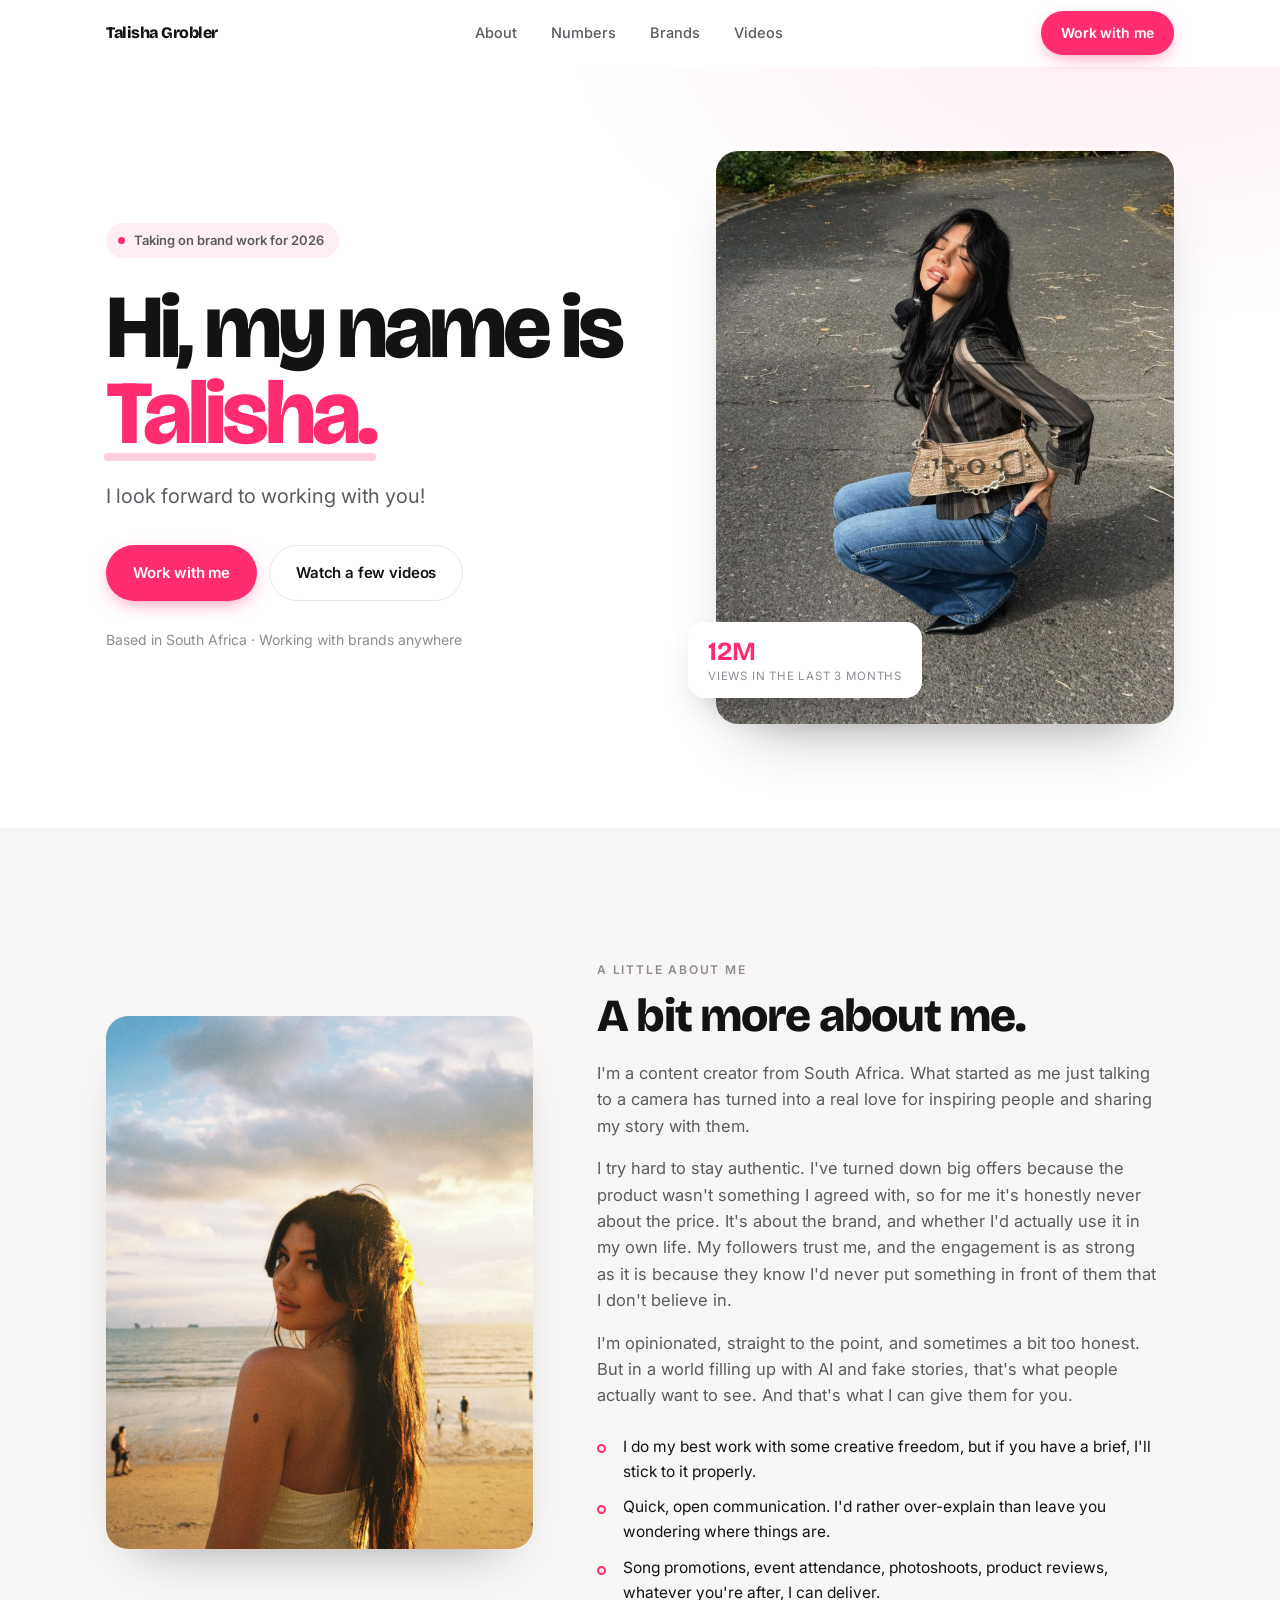
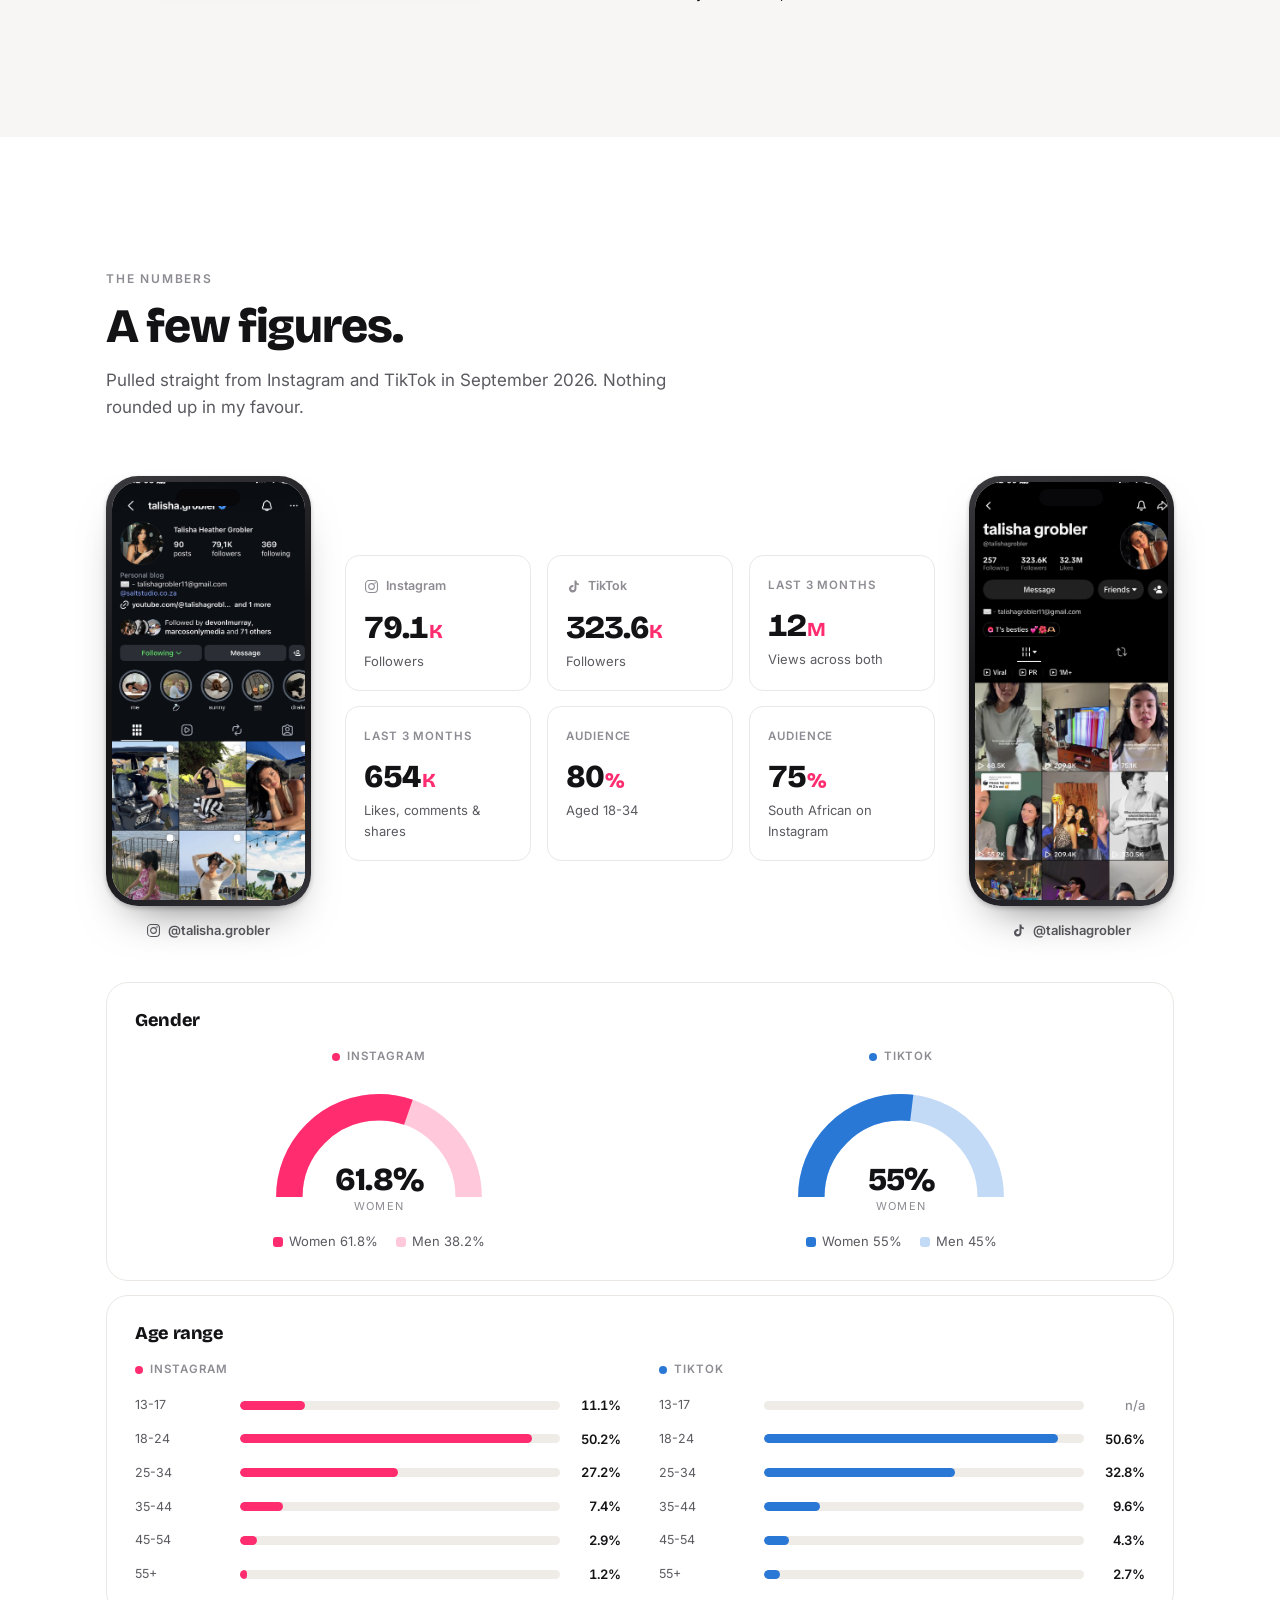
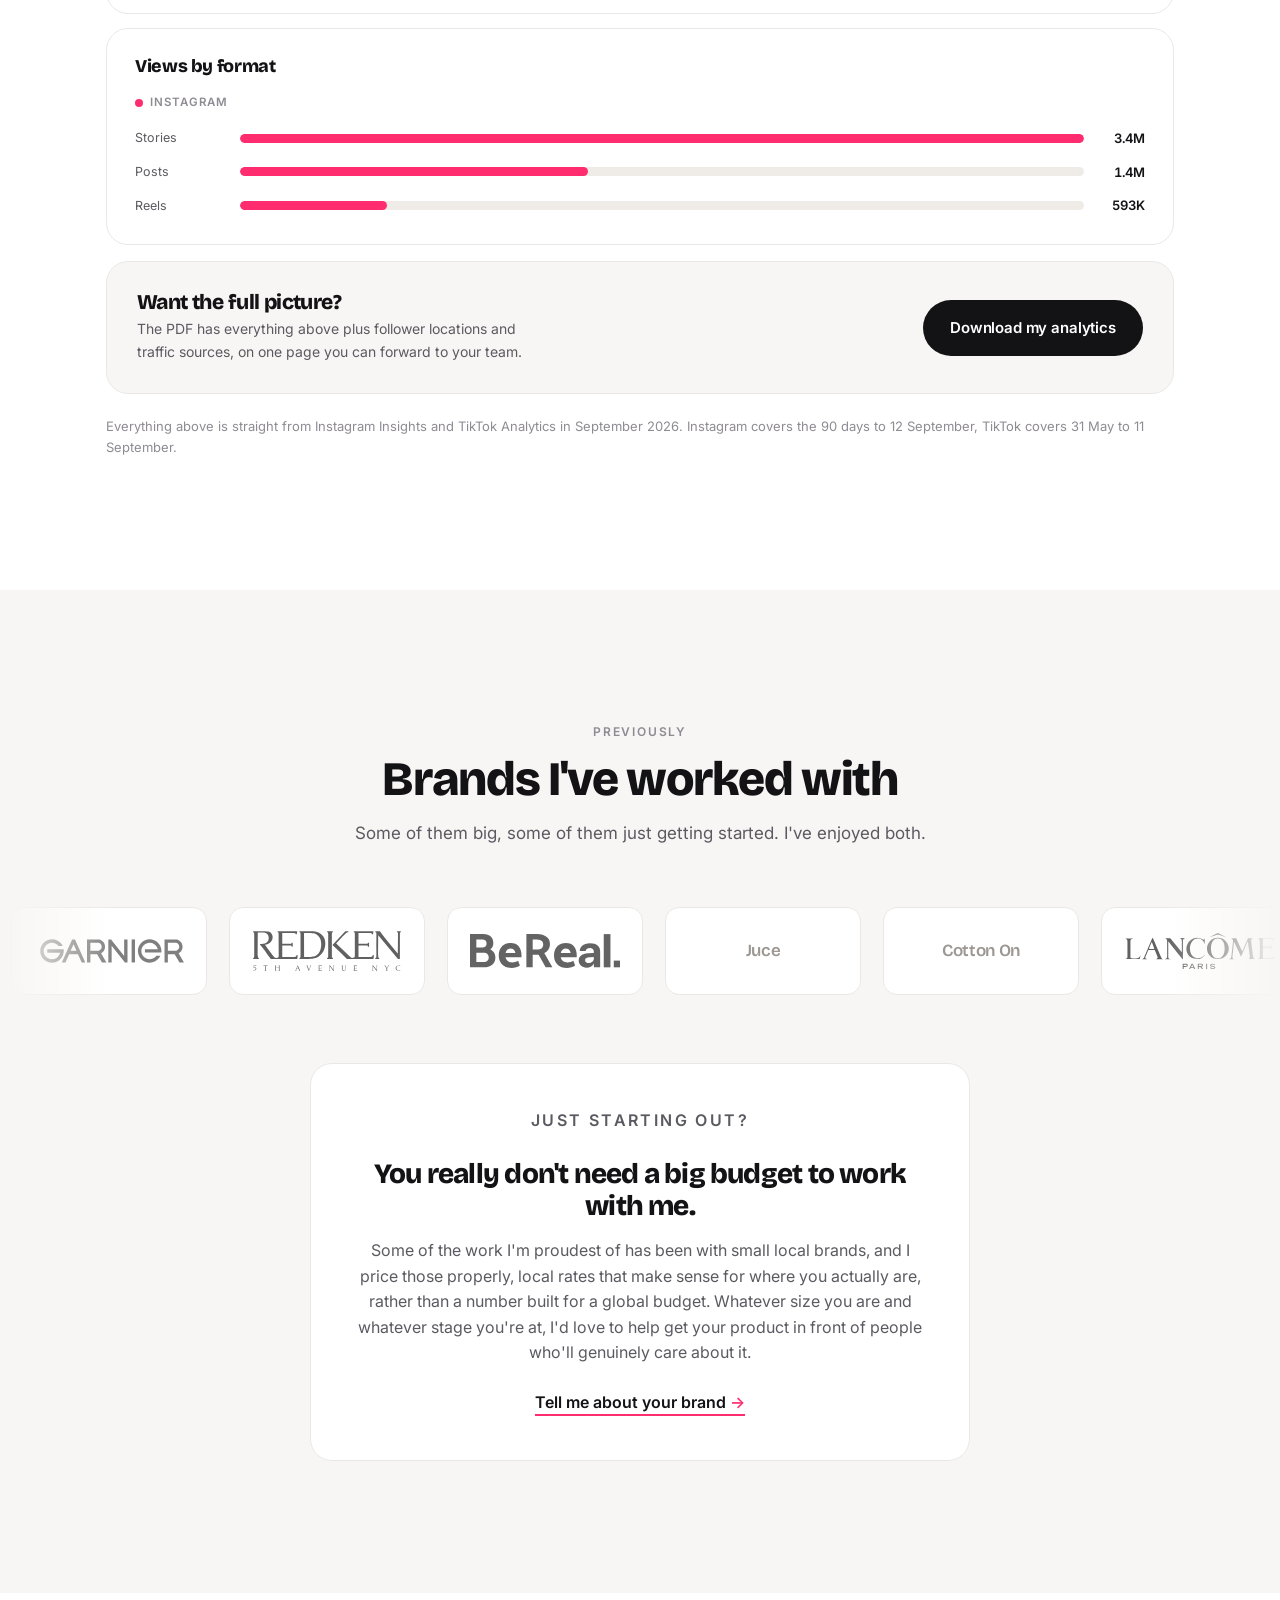
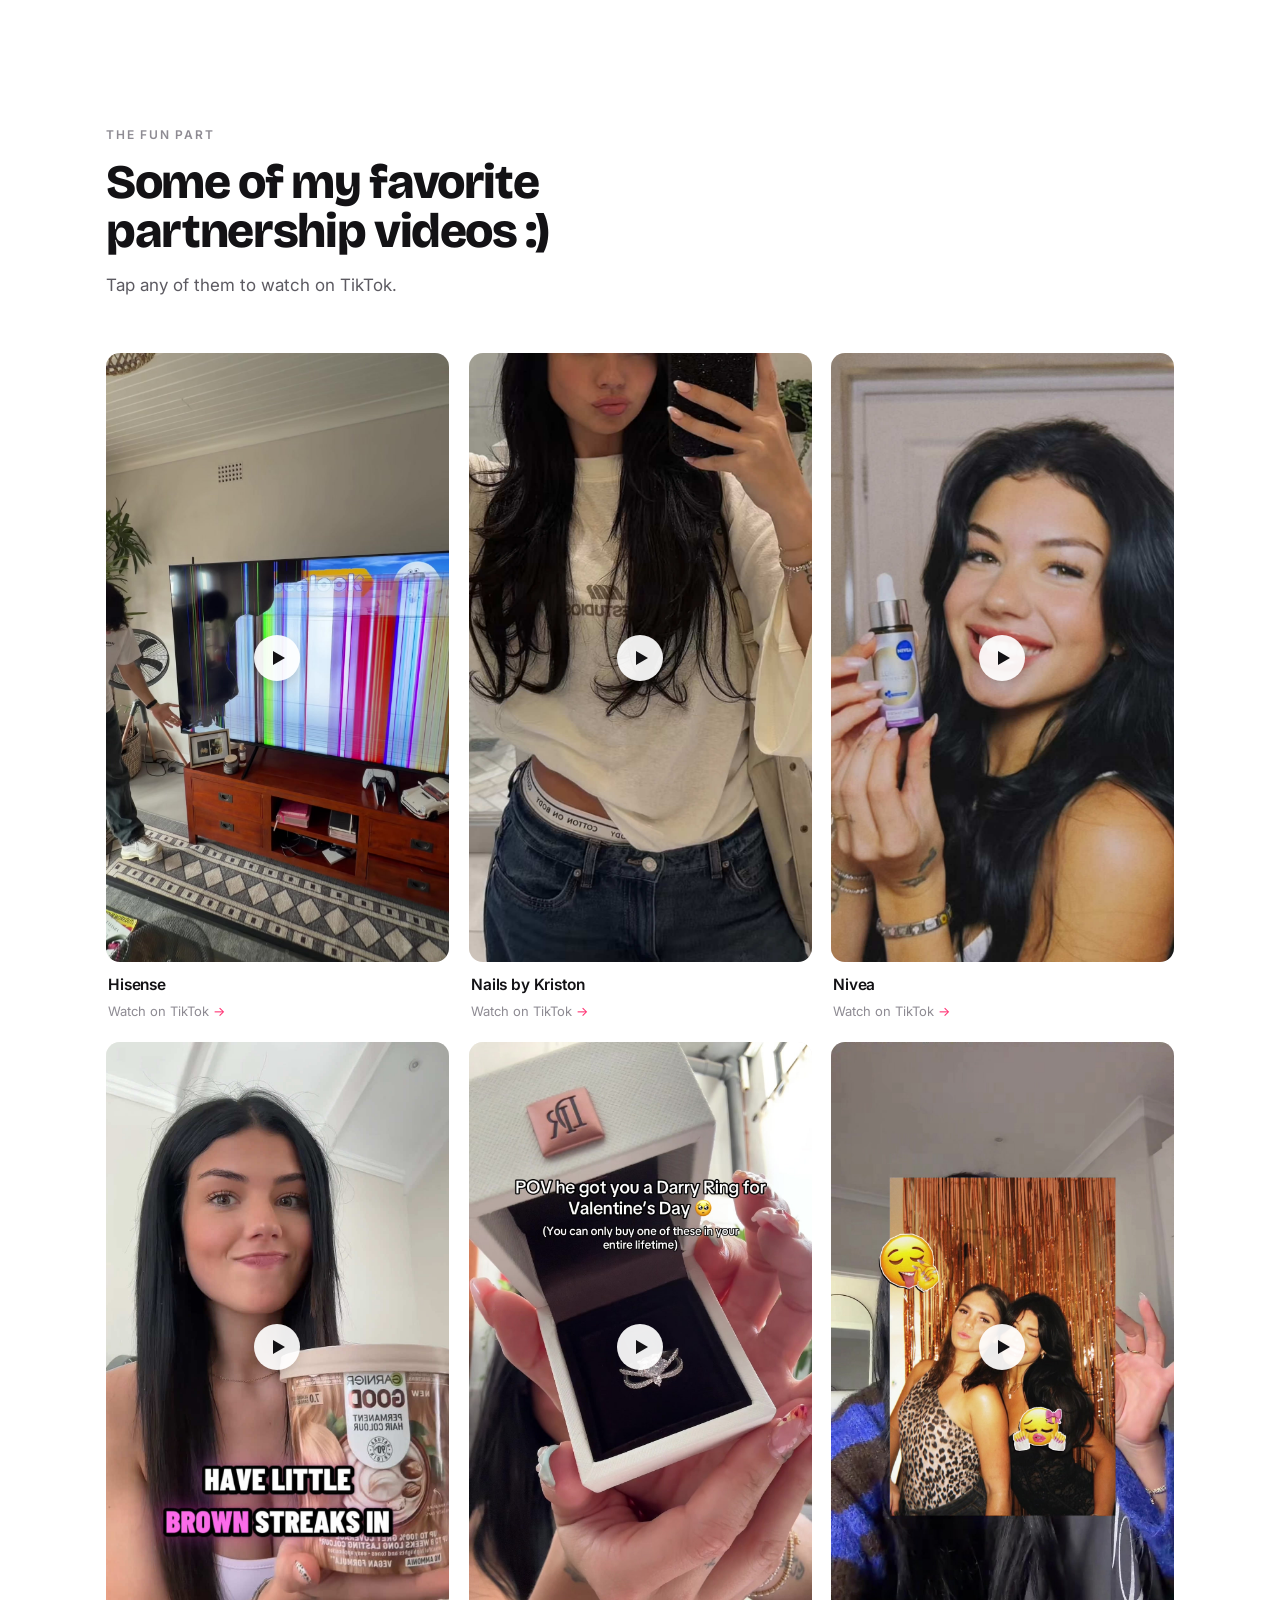
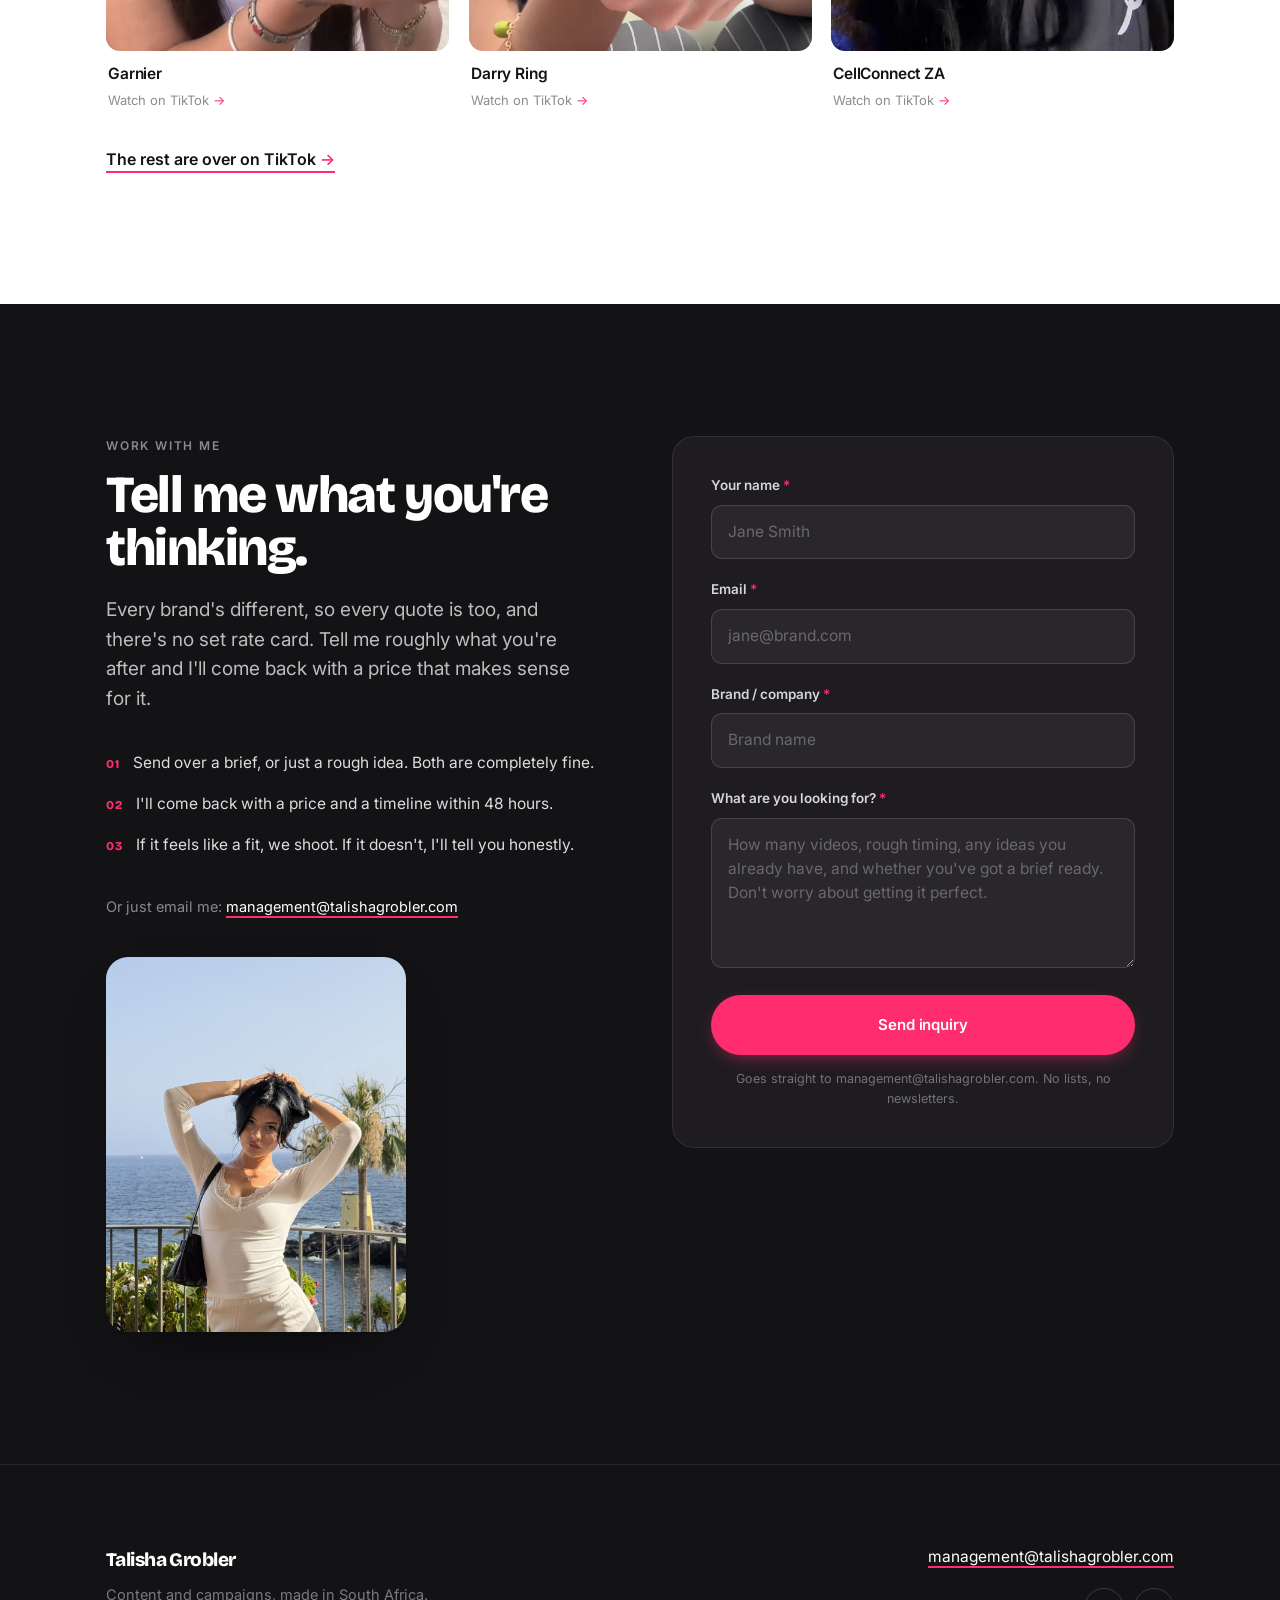
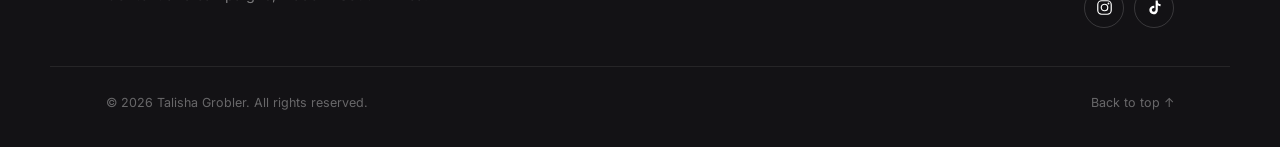
<file: index.html>
<!doctype html>
<html lang="en">
<head>
<meta charset="utf-8" />
<meta name="viewport" content="width=device-width, initial-scale=1" />
<title>Talisha Grobler, Media Kit</title>
<meta name="description" content="Talisha Grobler, content creator. A bit about what I do, who I've worked with, and how to get in touch." />

<!-- Open Graph: TODO swap og:image for a real 1200x630 share image once photos are in -->
<meta property="og:title" content="Talisha Grobler, Media Kit" />
<meta property="og:description" content="Content creator. A bit about what I do, who I've worked with, and how to get in touch." />
<meta property="og:type" content="website" />
<!-- <meta property="og:image" content="assets/og-share.jpg" /> -->

<link rel="preconnect" href="https://fonts.googleapis.com" />
<link rel="preconnect" href="https://fonts.gstatic.com" crossorigin />
<link href="https://fonts.googleapis.com/css2?family=Bricolage+Grotesque:opsz,wght@12..96,600;12..96,800&family=Inter:wght@400;500;600&display=swap" rel="stylesheet" />
<!-- Bump ?v= whenever styles.css or script.js changes, so browsers
     pick the new file up instead of serving a stale cached copy. -->
<link rel="stylesheet" href="styles.css?v=9" />
</head>
<body>

<a class="skip-link" href="#main">Skip to content</a>

<!-- ───────────────────────── HEADER ───────────────────────── -->
<header class="site-header" id="top">
  <div class="wrap header-inner">
    <a class="wordmark" href="#top">Talisha&nbsp;Grobler</a>

    <nav class="nav" id="nav" aria-label="Main">
      <a href="#about">About</a>
      <a href="#stats">Numbers</a>
      <a href="#brands">Brands</a>
      <a href="#content">Videos</a>
      <a href="#contact" class="nav-cta">Work with me</a>
    </nav>

    <a class="btn btn-accent btn-sm header-cta" href="#contact">Work with me</a>

    <button class="nav-toggle" id="navToggle" aria-expanded="false" aria-controls="nav" aria-label="Menu">
      <span></span><span></span><span></span>
    </button>
  </div>
</header>

<main id="main">

<!-- ───────────────────────── HERO ───────────────────────── -->
<section class="hero">
  <div class="wrap hero-grid">
    <div class="hero-copy">
      <p class="eyebrow"><span class="dot"></span> Taking on brand work for 2026</p>

      <h1>
        Hi, my name is<br />
        <em>Talisha.</em>
      </h1>

      <!--
        SUBTEXT — pick one, delete the rest. Option A is live.
        A. I look forward to working with you!
        B. I look forward to working with you :)
        C. Lovely to meet you — I look forward to working with you!
      -->
      <p class="lede">I look forward to working with you!</p>

      <div class="hero-actions">
        <a class="btn btn-accent" href="#contact">Work with me</a>
        <a class="btn btn-ghost" href="#content">Watch a few videos</a>
      </div>

      <p class="hero-foot">
        Based in South Africa · Working with brands anywhere
      </p>
    </div>

    <!-- PHOTO SLOT 1 — swap this whole .ph block for: <img src="assets/hero.jpg" alt="Talisha Grobler" /> -->
    <div class="hero-photo">
      <img class="hero-img" src="assets/hero.jpg" alt="Talisha Grobler" />
      <div class="hero-badge">
        <strong>12M</strong>
        <span>views in the last 3 months</span>
      </div>
    </div>
  </div>
</section>

<!-- ───────────────────────── ABOUT ───────────────────────── -->
<section class="section section-tint" id="about">
  <div class="wrap about-grid">

    <!--
      PHOTO SLOT 2: About, the beach photo.
      Just save it as assets/about.jpg and it appears. Nothing to edit here.
      Until the file exists the grey card below shows instead, so the layout
      never breaks and you never get a broken-image icon.
    -->
    <div class="photo-slot">
      <img class="about-img" src="assets/about.jpg" alt="Talisha Grobler"
           onerror="this.closest('.photo-slot').classList.add('no-photo'); this.remove();" />
      <div class="ph ph-about" role="img" aria-label="Placeholder for about photograph">
        <span class="ph-label">Photo: About</span>
        <span class="ph-hint">Save as assets/about.jpg</span>
      </div>
    </div>

    <div class="about-copy">
      <p class="kicker">A little about me</p>
      <h2>A bit more about me.</h2>

      <!-- ABOUT COPY: Talisha's own words, lightly tidied. -->
      <p>I'm a content creator from South Africa. What started as me just talking to a camera has turned into a real love for inspiring people and sharing my story with them.</p>

      <p>I try hard to stay authentic. I've turned down big offers because the product wasn't something I agreed with, so for me it's honestly never about the price. It's about the brand, and whether I'd actually use it in my own life. My followers trust me, and the engagement is as strong as it is because they know I'd never put something in front of them that I don't believe in.</p>

      <p>I'm opinionated, straight to the point, and sometimes a bit too honest. But in a world filling up with AI and fake stories, that's what people actually want to see. And that's what I can give them for you.</p>

      <ul class="about-list">
        <li>I do my best work with some creative freedom, but if you have a brief, I'll stick to it properly.</li>
        <li>Quick, open communication. I'd rather over-explain than leave you wondering where things are.</li>
        <li>Song promotions, event attendance, photoshoots, product reviews, whatever you're after, I can deliver.</li>
      </ul>
    </div>
  </div>
</section>

<!-- ───────────────────────── STATS ───────────────────────── -->
<section class="section" id="stats">
  <div class="wrap">
    <div class="section-head">
      <p class="kicker">The numbers</p>
      <h2>A few figures.</h2>
      <p class="sub">Pulled straight from Instagram and TikTok in September 2026. Nothing rounded up in my favour.</p>
    </div>

    <!--
      ══════════════════════════════════════════════════════════════
      ANALYTICS — real figures, September 2026
      ══════════════════════════════════════════════════════════════
      Sources: profile screenshots for follower counts;
               Instagram → Insights (90 days to 12 Sep);
               TikTok    → Analytics (31 May – 11 Sep).

      Followers        79.1K Instagram · 323.6K TikTok  (from her profiles)
      Views            6.4M TikTok + 5.63M Instagram    = 12.0M
      Interactions     536.2K + 1.8K + 10.8K TikTok
                       + 105.1K Instagram               = 654K
      Aged 18-34       77.4% Instagram / 83.4% TikTok   ≈ 80%

      Keep the number formatting as-is so the grid doesn't reflow.
      ══════════════════════════════════════════════════════════════

      ── PHONE MOCKUPS ──────────────────────────────────────────────
      The two phones flanking the grid are clickable and open her
      profiles. Each screen needs a screenshot dropping in:

        assets/phone-instagram.jpg   ← the @talisha.grobler profile
        assets/phone-tiktok.jpg      ← the @talishagrobler profile

      Take them on the phone, crop off the iOS status bar at the top
      (the frame draws its own), and save around 9:19.5 — roughly
      1170x2300. Then replace the .ph-phone block inside each
      .phone-screen with:

        <img src="assets/phone-instagram.jpg" alt="Talisha's Instagram profile" />
      ───────────────────────────────────────────────────────────────
    -->
    <div class="stats-layout">

      <!-- ── Instagram phone (left) ── -->
      <a class="phone phone-left" href="https://www.instagram.com/talisha.grobler" target="_blank" rel="noopener">
        <span class="phone-shell">
          <span class="phone-island" aria-hidden="true"></span>
          <span class="phone-screen">
            <img src="assets/phone-instagram.jpg" alt="Talisha's Instagram profile, 79.1K followers" loading="lazy" />
          </span>
        </span>
        <span class="phone-cap">
          <svg class="ico" viewBox="0 0 24 24" aria-hidden="true"><rect x="2.5" y="2.5" width="19" height="19" rx="5.5"/><circle cx="12" cy="12" r="4.6"/><circle cx="17.6" cy="6.4" r="1.3" class="fill"/></svg>
          @talisha.grobler
        </span>
      </a>

      <div class="stats-grid">

        <a class="stat stat-link" href="https://www.instagram.com/talisha.grobler" target="_blank" rel="noopener">
          <div class="stat-platform">
            <svg class="ico" viewBox="0 0 24 24" aria-hidden="true"><rect x="2.5" y="2.5" width="19" height="19" rx="5.5"/><circle cx="12" cy="12" r="4.6"/><circle cx="17.6" cy="6.4" r="1.3" class="fill"/></svg>
            <span class="handle">Instagram</span>
          </div>
          <p class="stat-value">79.1<span class="unit">K</span></p>
          <p class="stat-label">Followers</p>
        </a>

        <a class="stat stat-link" href="https://www.tiktok.com/@talishagrobler" target="_blank" rel="noopener">
          <div class="stat-platform">
            <svg class="ico" viewBox="0 0 24 24" aria-hidden="true"><path class="fill" d="M16.5 2.2h-2.9v13.1a2.7 2.7 0 1 1-2.7-2.7c.28 0 .55.04.8.12V9.7a6 6 0 1 0 5 5.9V8.9a6.6 6.6 0 0 0 3.8 1.2V7.2a3.8 3.8 0 0 1-3.8-3.8v-1.2z"/></svg>
            <span class="handle">TikTok</span>
          </div>
          <p class="stat-value">323.6<span class="unit">K</span></p>
          <p class="stat-label">Followers</p>
        </a>

        <div class="stat">
          <div class="stat-platform">Last 3 months</div>
          <p class="stat-value">12<span class="unit">M</span></p>
          <p class="stat-label">Views across both</p>
        </div>

        <div class="stat">
          <div class="stat-platform">Last 3 months</div>
          <p class="stat-value">654<span class="unit">K</span></p>
          <p class="stat-label">Likes, comments &amp; shares</p>
        </div>

        <div class="stat">
          <div class="stat-platform">Audience</div>
          <p class="stat-value">80<span class="unit">%</span></p>
          <p class="stat-label">Aged 18-34</p>
        </div>

        <div class="stat">
          <div class="stat-platform">Audience</div>
          <p class="stat-value">75<span class="unit">%</span></p>
          <p class="stat-label">South African on Instagram</p>
        </div>

      </div>

      <!-- ── TikTok phone (right) ── -->
      <a class="phone phone-right" href="https://www.tiktok.com/@talishagrobler" target="_blank" rel="noopener">
        <span class="phone-shell">
          <span class="phone-island" aria-hidden="true"></span>
          <span class="phone-screen">
            <img src="assets/phone-tiktok.jpg" alt="Talisha's TikTok profile, 323.6K followers" loading="lazy" />
          </span>
        </span>
        <span class="phone-cap">
          <svg class="ico" viewBox="0 0 24 24" aria-hidden="true"><path class="fill" d="M16.5 2.2h-2.9v13.1a2.7 2.7 0 1 1-2.7-2.7c.28 0 .55.04.8.12V9.7a6 6 0 1 0 5 5.9V8.9a6.6 6.6 0 0 0 3.8 1.2V7.2a3.8 3.8 0 0 1-3.8-3.8v-1.2z"/></svg>
          @talishagrobler
        </span>
      </a>

    </div>

    <!--
      ══════════════════════════════════════════════════════════════
      AUDIENCE CHARTS
      ══════════════════════════════════════════════════════════════
      Laid out like the Instagram and TikTok analytics screens: gauges
      and bars first, words second.

      No chart library. Every bar reads its length from an inline
      style="--v:NN" (0-100 of the track). The gender gauges are a single
      SVG arc each, where stroke-dasharray sets how far the coloured part
      travels round the semicircle.

      To change a figure, edit the number in --v (or the dasharray) and
      the label beside it. Then re-run scripts/build-pdf.py so the
      downloadable PDF matches.
      ══════════════════════════════════════════════════════════════
    -->
    <div class="charts">

      <!-- ── Gender ────────────────────────────────────── -->
      <section class="chart-card wide" aria-labelledby="ch-gender">
        <h3 id="ch-gender">Gender</h3>
        <div class="gauge-row">
          <div class="gauge-cell">
            <p class="plat plat-ig"><span class="dot dot-ig"></span>Instagram</p>
          <figure class="gauge">
            <svg viewBox="0 0 200 116" role="img" aria-label="Instagram: 61.8% women, 38.2% men">
              <path class="g-track ig-soft" d="M 22 100 A 78 78 0 0 1 178 100" stroke-width="23" fill="none" />
              <path class="g-value ig" d="M 22 100 A 78 78 0 0 1 178 100" stroke-width="23" fill="none"
                    style="--dash:148.4" stroke-dasharray="148.4 490" />
            </svg>
            <figcaption>
              <b>61.8%</b>
              <span>women</span>
            </figcaption>
          </figure>
            <p class="gauge-split"><span><i class="sw sw-ig"></i>Women 61.8%</span><span><i class="sw sw-ig-soft"></i>Men 38.2%</span></p>
          </div>
          <div class="gauge-cell">
            <p class="plat plat-tt"><span class="dot dot-tt"></span>TikTok</p>
          <figure class="gauge">
            <svg viewBox="0 0 200 116" role="img" aria-label="TikTok: 55% women, 45% men">
              <path class="g-track tt-soft" d="M 22 100 A 78 78 0 0 1 178 100" stroke-width="23" fill="none" />
              <path class="g-value tt" d="M 22 100 A 78 78 0 0 1 178 100" stroke-width="23" fill="none"
                    style="--dash:131.8" stroke-dasharray="131.8 490" />
            </svg>
            <figcaption>
              <b>55%</b>
              <span>women</span>
            </figcaption>
          </figure>
            <p class="gauge-split"><span><i class="sw sw-tt"></i>Women 55%</span><span><i class="sw sw-tt-soft"></i>Men 45%</span></p>
          </div>
        </div>
      </section>

      <!-- ── Age ───────────────────────────────────────── -->
      <section class="chart-card wide" aria-labelledby="ch-age">
        <h3 id="ch-age">Age range</h3>
        <div class="panel-row">
          <div class="panel">
            <p class="plat plat-ig"><span class="dot dot-ig"></span>Instagram</p>
            <ul class="bars">
            <li><span class="b-label">13-17</span><span class="b-track"><span class="b-fill f-ig" style="--v:20.18"></span></span><span class="b-val">11.1%</span></li>
            <li><span class="b-label">18-24</span><span class="b-track"><span class="b-fill f-ig" style="--v:91.27"></span></span><span class="b-val">50.2%</span></li>
            <li><span class="b-label">25-34</span><span class="b-track"><span class="b-fill f-ig" style="--v:49.45"></span></span><span class="b-val">27.2%</span></li>
            <li><span class="b-label">35-44</span><span class="b-track"><span class="b-fill f-ig" style="--v:13.45"></span></span><span class="b-val">7.4%</span></li>
            <li><span class="b-label">45-54</span><span class="b-track"><span class="b-fill f-ig" style="--v:5.273"></span></span><span class="b-val">2.9%</span></li>
            <li><span class="b-label">55+</span><span class="b-track"><span class="b-fill f-ig" style="--v:2.182"></span></span><span class="b-val">1.2%</span></li>
            </ul>
          </div>
          <div class="panel">
            <p class="plat plat-tt"><span class="dot dot-tt"></span>TikTok</p>
            <ul class="bars">
            <!-- No .b-fill at all for a value TikTok doesn't report. An empty
                 track can't be mistaken for a real zero, and it can't be
                 re-inflated by the draw-in rule the way a zero-width bar was. -->
            <li><span class="b-label">13-17</span><span class="b-track"></span><span class="b-val is-na">n/a</span></li>
            <li><span class="b-label">18-24</span><span class="b-track"><span class="b-fill f-tt" style="--v:92"></span></span><span class="b-val">50.6%</span></li>
            <li><span class="b-label">25-34</span><span class="b-track"><span class="b-fill f-tt" style="--v:59.64"></span></span><span class="b-val">32.8%</span></li>
            <li><span class="b-label">35-44</span><span class="b-track"><span class="b-fill f-tt" style="--v:17.45"></span></span><span class="b-val">9.6%</span></li>
            <li><span class="b-label">45-54</span><span class="b-track"><span class="b-fill f-tt" style="--v:7.818"></span></span><span class="b-val">4.3%</span></li>
            <li><span class="b-label">55+</span><span class="b-track"><span class="b-fill f-tt" style="--v:4.909"></span></span><span class="b-val">2.7%</span></li>
            </ul>
          </div>
        </div>
      </section>

      <!-- ── Views by format, Instagram ────────────────── -->
      <section class="chart-card wide" aria-labelledby="ch-mix">
        <h3 id="ch-mix">Views by format</h3>
        <p class="plat plat-ig"><span class="dot dot-ig"></span>Instagram</p>
        <ul class="bars">
            <li><span class="b-label">Stories</span><span class="b-track"><span class="b-fill f-ig" style="--v:100"></span></span><span class="b-val">3.4M</span></li>
            <li><span class="b-label">Posts</span><span class="b-track"><span class="b-fill f-ig" style="--v:41.18"></span></span><span class="b-val">1.4M</span></li>
            <li><span class="b-label">Reels</span><span class="b-track"><span class="b-fill f-ig" style="--v:17.44"></span></span><span class="b-val">593K</span></li>
        </ul>
      </section>

    </div>

    <div class="analytics-cta">
      <div>
        <h3>Want the full picture?</h3>
        <p>The PDF has everything above plus follower locations and traffic sources, on one page you can forward to your team.</p>
      </div>
      <a class="btn btn-dark" href="assets/talisha-grobler-media-kit.pdf" download>Download my analytics</a>
    </div>

    <p class="stats-note">
      Everything above is straight from Instagram Insights and TikTok Analytics in
      September 2026. Instagram covers the 90 days to 12 September, TikTok covers
      31 May to 11 September.
    </p>
  </div>
</section>

<!-- ───────────────────────── BRAND PARTNERS ───────────────────────── -->
<section class="section section-tint" id="brands">
  <div class="wrap">
    <div class="section-head center">
      <p class="kicker">Previously</p>
      <h2>Brands I've worked with</h2>
      <p class="sub">Some of them big, some of them just getting started. I've enjoyed both.</p>
    </div>
  </div>

  <!--
    ══════════════════════════════════════════════════════════════
    BRAND MARQUEE — scrolls right to left, pauses when you hover it
    ══════════════════════════════════════════════════════════════
    Edit the ONE list below. script.js clones it as many times as the
    screen needs, so there are never duplicate lists to keep in sync.

    Seven logos are real files in assets/logos/, pulled from Wikimedia
    Commons: Garnier, Redken, BeReal, Lancôme, Edgars, Hisense, Nivea.

    THREE ARE STILL TEXT because no usable logo file exists on Commons
    for them — Juce, Cotton On and Brutal Fruit. To finish those, get an
    SVG or transparent PNG (the brand's own press/media page is usually
    the best source) into assets/logos/ and swap the <span> for an <img>,
    exactly like the others:

      <li class="marquee-item"><img src="assets/logos/cotton-on.svg" alt="Cotton On" /></li>

    Logos render greyscale and come to full colour on hover, which keeps
    a mixed set of brand colours looking like one strip.

    Speed lives in styles.css → --marquee-speed (default 42s per pass).
    Lower = faster. The speed stays the same however many brands you add.
    With JavaScript off the row simply sits still.
    ══════════════════════════════════════════════════════════════
  -->
  <div class="marquee" role="group" aria-label="Brands Talisha has worked with">
    <div class="marquee-track">
      <ul class="marquee-row">
        <li class="marquee-item"><img src="assets/logos/garnier.svg" alt="Garnier" /></li>
        <li class="marquee-item"><img src="assets/logos/redken.svg" alt="Redken" /></li>
        <li class="marquee-item"><img src="assets/logos/bereal.svg" alt="BeReal" /></li>
        <!-- TODO: logo file needed — currently text -->
        <li class="marquee-item"><span>Juce</span></li>
        <!-- TODO: logo file needed — currently text -->
        <li class="marquee-item"><span>Cotton On</span></li>
        <li class="marquee-item"><img src="assets/logos/lancome.svg" alt="Lancôme" /></li>
        <li class="marquee-item"><img src="assets/logos/edgars.png" alt="Edgars" /></li>
        <!-- TODO: logo file needed — currently text -->
        <li class="marquee-item"><span>Brutal Fruit</span></li>
        <li class="marquee-item"><img src="assets/logos/hisense.svg" alt="Hisense" /></li>
        <li class="marquee-item"><img src="assets/logos/nivea.svg" alt="Nivea" /></li>
      </ul>
    </div>
  </div>

  <div class="wrap">
    <!-- SMALL BRANDS NOTE — the "you don't have to be big" message -->
    <div class="small-brands">
      <p class="kicker accent-kicker">Just starting out?</p>
      <h3>You really don't need a big budget to work with me.</h3>
      <p>Some of the work I'm proudest of has been with small local brands, and I price those properly, local rates that make sense for where you actually are, rather than a number built for a global budget. Whatever size you are and whatever stage you're at, I'd love to help get your product in front of people who'll genuinely care about it.</p>
      <a class="link-arrow" href="#contact">Tell me about your brand</a>
    </div>
  </div>
</section>

<!-- ───────────────────────── BEST CONTENT ───────────────────────── -->
<section class="section" id="content">
  <div class="wrap">
    <div class="section-head">
      <p class="kicker">The fun part</p>
      <h2>Some of my favorite partnership videos :)</h2>
      <p class="sub">Tap any of them to watch on TikTok.</p>
    </div>

    <!--
      ══════════════════════════════════════════════════════════════
      TIKTOK VIDEOS — links are live, thumbnails still needed
      ══════════════════════════════════════════════════════════════
      All six href values are real and working. What's left is the
      picture on each card:

        assets/videos/video-1.jpg … video-6.jpg    (9:16)

      Easiest way to get them: open the video, screenshot the first
      frame, crop to 9:16. Then in each card swap the .ph-video block
      for the <img> line already commented above it.

      Want view counts under the titles too? Change the <p> to:
        <p><span class="views">330K views</span> · Watch on TikTok</p>
      The .views style (accent colour, semibold) is already there.

      Want the real embedded TikTok player instead of link cards?
      Paste TikTok's embed code (Share → Embed) in place of a whole
      <article>, and add this ONCE before </body>:
         <script async src="https://www.tiktok.com/embed.js"></script>
      Six live players pull in several megabytes and visibly slow the
      page down. Thumbnails that link out load instantly. Recommended.
      ══════════════════════════════════════════════════════════════
    -->
    <div class="video-grid">

      <!-- VIDEO 1 — Hisense -->
      <article class="video-card">
        <a href="https://www.tiktok.com/@talishagrobler/video/7681315116561861909" target="_blank" rel="noopener">
          <div class="video-thumb">
            <img src="assets/videos/video-1.jpg" alt="" loading="lazy" />
            <span class="play" aria-hidden="true"></span>
          </div>
          <div class="video-meta">
            <h3>Hisense</h3>
            <p class="watch">Watch on TikTok</p>
          </div>
        </a>
      </article>

      <!-- VIDEO 2 — Nails by Kriston -->
      <article class="video-card">
        <a href="https://www.tiktok.com/@talishagrobler/video/7628630760215465236" target="_blank" rel="noopener">
          <div class="video-thumb">
            <img src="assets/videos/video-2.jpg" alt="" loading="lazy" />
            <span class="play" aria-hidden="true"></span>
          </div>
          <div class="video-meta">
            <h3>Nails by Kriston</h3>
            <p class="watch">Watch on TikTok</p>
          </div>
        </a>
      </article>

      <!-- VIDEO 3 — Nivea -->
      <article class="video-card">
        <a href="https://www.tiktok.com/@talishagrobler/video/7644617608817282325" target="_blank" rel="noopener">
          <div class="video-thumb">
            <img src="assets/videos/video-3.jpg" alt="" loading="lazy" />
            <span class="play" aria-hidden="true"></span>
          </div>
          <div class="video-meta">
            <h3>Nivea</h3>
            <p class="watch">Watch on TikTok</p>
          </div>
        </a>
      </article>

      <!-- VIDEO 4 — Garnier -->
      <article class="video-card">
        <a href="https://www.tiktok.com/@talishagrobler/video/7572256756525567240" target="_blank" rel="noopener">
          <div class="video-thumb">
            <img src="assets/videos/video-4.jpg" alt="" loading="lazy" />
            <span class="play" aria-hidden="true"></span>
          </div>
          <div class="video-meta">
            <h3>Garnier</h3>
            <p class="watch">Watch on TikTok</p>
          </div>
        </a>
      </article>

      <!-- VIDEO 5: Darry Ring -->
      <article class="video-card">
        <a href="https://www.tiktok.com/@talishagrobler/video/7471207367858785541" target="_blank" rel="noopener">
          <div class="video-thumb">
            <img src="assets/videos/video-5.jpg" alt="" loading="lazy" />
            <span class="play" aria-hidden="true"></span>
          </div>
          <div class="video-meta">
            <h3>Darry Ring</h3>
            <p class="watch">Watch on TikTok</p>
          </div>
        </a>
      </article>

      <!-- VIDEO 6 — CellConnect ZA -->
      <article class="video-card">
        <a href="https://www.tiktok.com/@talishagrobler/video/7677642153060781332" target="_blank" rel="noopener">
          <div class="video-thumb">
            <img src="assets/videos/video-6.jpg" alt="" loading="lazy" />
            <span class="play" aria-hidden="true"></span>
          </div>
          <div class="video-meta">
            <h3>CellConnect ZA</h3>
            <p class="watch">Watch on TikTok</p>
          </div>
        </a>
      </article>
    </div>

    <p class="video-foot">
      <a class="link-arrow" href="https://www.tiktok.com/@talishagrobler" target="_blank" rel="noopener">The rest are over on TikTok</a>
    </p>
  </div>
</section>

<!-- ───────────────────────── CONTACT / INQUIRY ───────────────────────── -->
<section class="section section-dark" id="contact">
  <div class="wrap contact-grid">

    <div class="contact-copy">
      <p class="kicker">Work with me</p>
      <h2>Tell me what you're thinking.</h2>
      <p class="lede-dark">Every brand's different, so every quote is too, and there's no set rate card. Tell me roughly what you're after and I'll come back with a price that makes sense for it.</p>

      <ul class="contact-list">
        <li><span>01</span> Send over a brief, or just a rough idea. Both are completely fine.</li>
        <li><span>02</span> I'll come back with a price and a timeline within 48 hours.</li>
        <li><span>03</span> If it feels like a fit, we shoot. If it doesn't, I'll tell you honestly.</li>
      </ul>

      <p class="contact-direct">
        Or just email me: <a href="mailto:management@talishagrobler.com">management@talishagrobler.com</a>
      </p>

      <!--
        PHOTO SLOT 4: the street photo.
        Save it as assets/contact.jpg and it appears. Nothing to edit here.
        Hidden below 880px on purpose, so on a phone nothing sits between
        the copy and the form.
      -->
      <div class="photo-slot contact-photo">
        <img src="assets/contact.jpg" alt="Talisha Grobler"
             loading="lazy"
             onerror="this.closest('.photo-slot').classList.add('no-photo'); this.remove();" />
        <div class="ph ph-contact" role="img" aria-label="Placeholder for photograph">
          <span class="ph-label">Photo</span>
          <span class="ph-hint">Save as assets/contact.jpg</span>
        </div>
      </div>
    </div>

    <div class="form-card">
      <!--
        FORMSPREE — connected. Endpoint: https://formspree.io/f/xjyvnrel
        Submissions go to management@talishagrobler.com.

        If this ever needs to move to a different Formspree account or
        form, swap the action= URL below for the new one. Nothing else
        on the page needs to change — script.js reads it dynamically.
      -->
      <form id="inquiryForm" action="https://formspree.io/f/xjyvnrel" method="POST">

        <div class="field">
          <label for="name">Your name <span class="req">*</span></label>
          <input type="text" id="name" name="name" required autocomplete="name" placeholder="Jane Smith" />
          <p class="err" data-err-for="name"></p>
        </div>

        <div class="field">
          <label for="email">Email <span class="req">*</span></label>
          <input type="email" id="email" name="email" required autocomplete="email" placeholder="jane@brand.com" />
          <p class="err" data-err-for="email"></p>
        </div>

        <div class="field">
          <label for="company">Brand / company <span class="req">*</span></label>
          <input type="text" id="company" name="company" required autocomplete="organization" placeholder="Brand name" />
          <p class="err" data-err-for="company"></p>
        </div>

        <div class="field">
          <label for="message">What are you looking for? <span class="req">*</span></label>
          <textarea id="message" name="message" rows="5" required placeholder="How many videos, rough timing, any ideas you already have, and whether you've got a brief ready. Don't worry about getting it perfect."></textarea>
          <p class="err" data-err-for="message"></p>
        </div>

        <!-- Sets the email subject line in the inbox. Leave as is. -->
        <input type="hidden" name="_subject" value="New partnership inquiry from talishagrobler.com" />
        <!-- Honeypot: bots fill this, humans never see it. -->
        <input type="text" name="_gotcha" tabindex="-1" autocomplete="off" aria-hidden="true" class="gotcha" />

        <button type="submit" class="btn btn-accent btn-block" id="submitBtn">Send inquiry</button>
        <p class="form-fineprint">Goes straight to management@talishagrobler.com. No lists, no newsletters.</p>
        <p class="form-status" id="formStatus" role="status" aria-live="polite"></p>
      </form>

      <!-- Success state — shown by script.js after a successful submit -->
      <div class="form-success" id="formSuccess" hidden>
        <div class="tick" aria-hidden="true">
          <svg viewBox="0 0 24 24"><path d="M4 12.5l5.2 5.2L20 7" /></svg>
        </div>
        <h3>Thank you!</h3>
        <p>That's landed in my inbox. I read everything myself, so it'll be me getting back to you, with a price within 48 hours.</p>
        <button type="button" class="btn btn-ghost-dark btn-sm" id="resetForm">Send another</button>
      </div>
    </div>

  </div>
</section>

</main>

<!-- ───────────────────────── FOOTER ───────────────────────── -->
<footer class="site-footer">
  <div class="wrap footer-inner">
    <div class="footer-brand">
      <p class="wordmark">Talisha Grobler</p>
      <p class="footer-tag">Content and campaigns, made in South Africa.</p>
    </div>

    <div class="footer-contact">
      <a class="footer-mail" href="mailto:management@talishagrobler.com">management@talishagrobler.com</a>

      <div class="socials">
        <a href="https://www.instagram.com/talisha.grobler" target="_blank" rel="noopener" aria-label="Instagram, @talisha.grobler">
          <svg class="ico" viewBox="0 0 24 24" aria-hidden="true"><rect x="2.5" y="2.5" width="19" height="19" rx="5.5"/><circle cx="12" cy="12" r="4.6"/><circle cx="17.6" cy="6.4" r="1.3" class="fill"/></svg>
        </a>
        <a href="https://www.tiktok.com/@talishagrobler" target="_blank" rel="noopener" aria-label="TikTok, @talishagrobler">
          <svg class="ico" viewBox="0 0 24 24" aria-hidden="true"><path class="fill" d="M16.5 2.2h-2.9v13.1a2.7 2.7 0 1 1-2.7-2.7c.28 0 .55.04.8.12V9.7a6 6 0 1 0 5 5.9V8.9a6.6 6.6 0 0 0 3.8 1.2V7.2a3.8 3.8 0 0 1-3.8-3.8v-1.2z"/></svg>
        </a>
      </div>
    </div>
  </div>

  <div class="wrap footer-legal">
    <p>&copy; <span id="year">2026</span> Talisha Grobler. All rights reserved.</p>
    <a href="#top" class="to-top">Back to top ↑</a>
  </div>
</footer>

<script src="script.js?v=9"></script>
</body>
</html>
</file>
<file: styles.css>
/* ═══════════════════════════════════════════════════════════
   Talisha Grobler — media kit
   Mobile-first. One accent colour, used sparingly.
   ═══════════════════════════════════════════════════════════ */

:root{
  /* ── The one accent colour. Change this and the whole site follows. ── */
  --accent:        #FF2D6F;
  --accent-press:  #E01257;
  --accent-soft:   #FFEFF4;

  /* Neutrals */
  --ink:      #131215;
  --ink-soft: #5C5A61;
  --ink-mute: #8E8B93;
  --line:     #EAE7E4;
  --tint:     #F8F6F4;
  --paper:    #FFFFFF;
  --dark:     #131215;
  --dark-2:   #1E1C20;

  /* Placeholder blocks */
  --ph-bg:   #F1EEEB;
  --ph-bg-2: #EBE7E3;
  --ph-ink:  #A9A4A0;

  --radius:    14px;
  --radius-lg: 22px;

  --font-display: "Bricolage Grotesque", "Helvetica Neue", Helvetica, Arial, sans-serif;
  --font-body:    "Inter", -apple-system, BlinkMacSystemFont, "Segoe UI", Roboto, Helvetica, Arial, sans-serif;

  /* How long one full loop of the brand marquee takes. More brands = longer. */
  --marquee-speed: 42s;

  --gutter:  clamp(20px, 5vw, 56px);
  --section: clamp(68px, 11vw, 132px);
  --maxw:    1180px;
}

/* ── Reset ─────────────────────────────────────────────── */
*,*::before,*::after{ box-sizing:border-box; }
html{ -webkit-text-size-adjust:100%; scroll-behavior:smooth; scroll-padding-top:78px; }
body{
  margin:0;
  background:var(--paper);
  color:var(--ink);
  font-family:var(--font-body);
  font-size:16px;
  line-height:1.6;
  -webkit-font-smoothing:antialiased;
  text-rendering:optimizeLegibility;
}
img{ max-width:100%; display:block; }
a{ color:inherit; }
button{ font:inherit; }
h1,h2,h3{ font-family:var(--font-display); font-weight:800; letter-spacing:-.028em; line-height:1.02; margin:0; }
p{ margin:0; }
ul{ margin:0; padding:0; list-style:none; }

@media (prefers-reduced-motion:reduce){
  html{ scroll-behavior:auto; }
  *{ animation:none !important; transition:none !important; }
}

.skip-link{
  position:absolute; left:-9999px; top:0; z-index:200;
  background:var(--ink); color:#fff; padding:12px 18px; border-radius:0 0 10px 0;
  font-size:14px; font-weight:600; text-decoration:none;
}
.skip-link:focus{ left:0; }

:focus-visible{ outline:2.5px solid var(--accent); outline-offset:3px; border-radius:4px; }

.wrap{ width:100%; max-width:var(--maxw); margin:0 auto; padding-inline:var(--gutter); }

/* ── Type helpers ──────────────────────────────────────── */
.kicker{
  font-size:12px; font-weight:600; letter-spacing:.15em; text-transform:uppercase;
  color:var(--ink-mute); margin-bottom:14px;
}
.accent-kicker{ color:var(--accent); }
.eyebrow{
  display:inline-flex; align-items:center; gap:9px;
  font-size:13px; font-weight:600; color:var(--ink-soft);
  background:var(--accent-soft); border-radius:99px; padding:7px 15px 7px 12px;
  margin-bottom:26px;
}
.eyebrow .dot{
  width:7px; height:7px; border-radius:50%; background:var(--accent); flex:none;
  box-shadow:0 0 0 0 rgba(255,45,111,.5); animation:pulse 2.6s infinite;
}
@keyframes pulse{ 70%{ box-shadow:0 0 0 8px rgba(255,45,111,0);} 100%{ box-shadow:0 0 0 0 rgba(255,45,111,0);} }

.section{ padding-block:var(--section); }
.section-tint{ background:var(--tint); }
.section-head{ max-width:620px; margin-bottom:clamp(34px,5vw,54px); }
.section-head.center{ margin-inline:auto; text-align:center; }
.section-head h2{ font-size:clamp(30px,5.2vw,48px); }
.section-head .sub{ color:var(--ink-soft); margin-top:16px; font-size:17px; }

/* ── Buttons ───────────────────────────────────────────── */
.btn{
  display:inline-flex; align-items:center; justify-content:center; gap:8px;
  padding:15px 26px; border-radius:99px; border:1.5px solid transparent;
  font-size:15px; font-weight:600; letter-spacing:-.01em;
  text-decoration:none; cursor:pointer; white-space:nowrap;
  transition:transform .16s ease, background .16s ease, border-color .16s ease, color .16s ease, box-shadow .16s ease;
}
.btn:active{ transform:translateY(1px); }
.btn-sm{ padding:10px 19px; font-size:14px; }
.btn-block{ width:100%; padding-block:17px; }

.btn-accent{ background:var(--accent); color:#fff; box-shadow:0 6px 20px -8px rgba(255,45,111,.75); }
.btn-accent:hover{ background:var(--accent-press); box-shadow:0 10px 26px -8px rgba(255,45,111,.85); }

.btn-ghost{ background:transparent; color:var(--ink); border-color:var(--line); }
.btn-ghost:hover{ border-color:var(--ink); }

.btn-ghost-dark{ background:transparent; color:#fff; border-color:rgba(255,255,255,.3); }
.btn-ghost-dark:hover{ border-color:#fff; }

.btn-dark{ background:var(--ink); color:#fff; }
.btn-dark:hover{ background:#000; }

.btn.is-disabled{ pointer-events:none; opacity:.45; }

.link-arrow{
  font-weight:600; text-decoration:none; color:var(--ink);
  border-bottom:2px solid var(--accent); padding-bottom:2px;
}
.link-arrow::after{ content:" →"; color:var(--accent); }

/* ═══ HEADER ═══════════════════════════════════════════ */
.site-header{
  position:sticky; top:0; z-index:100;
  background:rgba(255,255,255,.86);
  backdrop-filter:saturate(180%) blur(14px);
  -webkit-backdrop-filter:saturate(180%) blur(14px);
  border-bottom:1px solid transparent;
  transition:border-color .2s ease, box-shadow .2s ease;
}
.site-header.is-stuck{ border-bottom-color:var(--line); box-shadow:0 6px 24px -20px rgba(0,0,0,.6); }
.header-inner{ display:flex; align-items:center; justify-content:space-between; gap:16px; height:66px; }

.wordmark{
  font-family:var(--font-display); font-weight:800; font-size:16px;
  letter-spacing:-.03em; text-decoration:none;
}

.nav{ display:none; }
.nav a{
  text-decoration:none; font-size:14.5px; font-weight:500; color:var(--ink-soft);
  padding:6px 2px; position:relative; transition:color .15s ease;
}
.nav a:hover{ color:var(--ink); }
.nav a::after{
  content:""; position:absolute; left:0; right:0; bottom:0; height:2px;
  background:var(--accent); transform:scaleX(0); transform-origin:left;
  transition:transform .2s ease;
}
.nav a:hover::after{ transform:scaleX(1); }

.header-cta{ display:none; }

.nav-toggle{
  width:40px; height:40px; border:1px solid var(--line); border-radius:10px;
  background:#fff; display:flex; flex-direction:column; align-items:center; justify-content:center; gap:4px;
  cursor:pointer; padding:0;
}
.nav-toggle span{ width:16px; height:1.8px; background:var(--ink); border-radius:2px; transition:transform .2s ease, opacity .2s ease; }
.nav-toggle[aria-expanded="true"] span:nth-child(1){ transform:translateY(5.8px) rotate(45deg); }
.nav-toggle[aria-expanded="true"] span:nth-child(2){ opacity:0; }
.nav-toggle[aria-expanded="true"] span:nth-child(3){ transform:translateY(-5.8px) rotate(-45deg); }

/* Mobile drop panel */
.nav.is-open{
  display:flex; flex-direction:column; gap:2px;
  position:absolute; left:0; right:0; top:66px;
  background:#fff; border-bottom:1px solid var(--line);
  padding:10px var(--gutter) 22px;
  box-shadow:0 20px 40px -28px rgba(0,0,0,.5);
}
.nav.is-open a{ font-size:17px; font-weight:600; color:var(--ink); padding:13px 0; border-bottom:1px solid var(--line); }
.nav.is-open a::after{ display:none; }
.nav.is-open .nav-cta{
  margin-top:16px; border:none; background:var(--accent); color:#fff;
  text-align:center; border-radius:99px; padding:15px; 
}

@media (min-width:900px){
  .nav{ display:flex; gap:30px; }
  .header-cta{ display:inline-flex; }
  .nav-toggle{ display:none; }
  .nav .nav-cta{ display:none; }
}

/* ═══ PLACEHOLDERS ═════════════════════════════════════ */
.ph{
  position:relative;
  background:
    linear-gradient(135deg, var(--ph-bg) 0%, var(--ph-bg-2) 100%);
  border-radius:var(--radius-lg);
  display:flex; flex-direction:column; align-items:center; justify-content:center;
  gap:6px; text-align:center; padding:20px;
  color:var(--ph-ink); overflow:hidden;
}
.ph::after{
  content:""; position:absolute; inset:8px; border-radius:calc(var(--radius-lg) - 8px);
  border:1.5px dashed rgba(0,0,0,.09); pointer-events:none;
}
.ph-label{ font-size:13px; font-weight:600; letter-spacing:.02em; color:#8D8883; }
.ph-hint{ font-size:11.5px; letter-spacing:.06em; text-transform:uppercase; color:#B3AEA9; }

.ph-hero{ aspect-ratio:4/5; }
.ph-about{ aspect-ratio:4/5; border-radius:var(--radius-lg); }
.ph-shop{ aspect-ratio:4/3; min-height:220px; }
.ph-video{ aspect-ratio:9/16; border-radius:var(--radius); }
.ph-video::after{ border-radius:calc(var(--radius) - 8px); }
.ph-logo{ aspect-ratio:16/7; border-radius:var(--radius); background:#fff; border:1px solid var(--line); }
.ph-logo::after{ border-color:rgba(0,0,0,.07); border-radius:calc(var(--radius) - 8px); }
.ph-logo span{ font-size:12.5px; font-weight:600; color:#B0ABA6; letter-spacing:.02em; }

/* ═══ HERO ═════════════════════════════════════════════ */
.hero{
  padding-top:clamp(44px,8vw,84px);
  padding-bottom:clamp(56px,9vw,104px);
  background:
    radial-gradient(900px 480px at 88% -6%, var(--accent-soft), transparent 62%),
    var(--paper);
}
.hero-grid{ display:grid; gap:clamp(38px,6vw,72px); align-items:center; }

.hero h1{
  font-size:clamp(44px,12.5vw,90px);
  letter-spacing:-.045em;
  line-height:.96;
}
.hero h1 em{
  font-style:normal;
  color:var(--accent);
  position:relative;
  white-space:nowrap;
}
.hero h1 em::after{
  content:""; position:absolute; left:-.02em; right:-.02em; bottom:.07em; height:.085em;
  background:var(--accent); opacity:.22; border-radius:3px;
}
.lede{
  font-size:clamp(17px,2.4vw,20px); color:var(--ink-soft);
  max-width:30ch; margin-top:24px; line-height:1.5;
}
.hero-actions{ display:flex; flex-wrap:wrap; gap:12px; margin-top:34px; }
.hero-foot{ margin-top:28px; font-size:14px; color:var(--ink-mute); }
.hero-foot a{ color:var(--ink-soft); text-decoration-color:var(--accent); text-underline-offset:3px; }

.hero-photo{ position:relative; }
.hero-img{
  width:100%; aspect-ratio:4/5; object-fit:cover;
  border-radius:var(--radius-lg);
  box-shadow:0 30px 60px -34px rgba(0,0,0,.45);
}
.hero-badge{
  position:absolute; left:-10px; bottom:26px;
  background:#fff; border-radius:16px; padding:14px 20px;
  box-shadow:0 18px 40px -20px rgba(0,0,0,.42);
  display:flex; flex-direction:column; line-height:1.2;
}
.hero-badge strong{ font-family:var(--font-display); font-size:26px; color:var(--accent); }
.hero-badge span{ font-size:11.5px; letter-spacing:.07em; text-transform:uppercase; color:var(--ink-mute); margin-top:3px; }

@media (min-width:900px){
  .hero-grid{ grid-template-columns:1.08fr .92fr; }
  .hero-badge{ left:-28px; }
}

/* ═══ STATS ════════════════════════════════════════════ */
/* Phone | stats | phone. On narrow screens the grid goes full width and
   the two phones drop underneath it, side by side. */
.stats-layout{
  display:grid; gap:clamp(20px,3vw,34px);
  grid-template-columns:1fr 1fr;
  grid-template-areas:
    "grid grid"
    "pl   pr";
  align-items:center;
}
.phone-left{  grid-area:pl; justify-self:center; }
.phone-right{ grid-area:pr; justify-self:center; }
.stats-grid{  grid-area:grid; }

@media (min-width:1080px){
  .stats-layout{
    grid-template-columns:clamp(180px,16vw,208px) 1fr clamp(180px,16vw,208px);
    grid-template-areas:"pl grid pr";
  }
}

.stats-grid{
  display:grid; gap:12px;
  grid-template-columns:repeat(2,1fr);
}
@media (min-width:700px){ .stats-grid{ grid-template-columns:repeat(3,1fr); gap:16px; } }

/* ═══ PHONE MOCKUPS ════════════════════════════════════ */
.phone{
  display:flex; flex-direction:column; align-items:center; gap:14px;
  text-decoration:none; color:inherit; width:100%;
  max-width:208px;
  transition:transform .25s cubic-bezier(.2,.7,.3,1);
}
.phone:hover{ transform:translateY(-5px); }

.phone-shell{
  /* The 9:19.5 ratio lives on the screen now, not here. With it on the
     shell, the bezel padding came off both dimensions and left the screen
     at 2.239 while the screenshots are 2.167, so object-fit:cover quietly
     shaved a few pixels off each side. The shell sizes around the screen
     instead, and the images fit with nothing cropped. */
  position:relative; display:block; width:100%;
  background:linear-gradient(155deg,#3A3A3E,#131215 42%,#131215 70%,#35343A);
  border-radius:clamp(24px,3vw,32px);
  padding:clamp(4px,.65vw,6px);
  box-shadow:0 24px 48px -26px rgba(0,0,0,.62), 0 2px 5px rgba(0,0,0,.22);
  transition:box-shadow .25s ease;
}
.phone:hover .phone-shell{ box-shadow:0 34px 60px -26px rgba(0,0,0,.72), 0 2px 5px rgba(0,0,0,.22); }

/* Dynamic island */
.phone-island{
  position:absolute; top:clamp(9px,1.1vw,13px); left:50%; transform:translateX(-50%);
  width:31%; height:clamp(12px,1.5vw,17px);
  background:#08070A; border-radius:99px; z-index:2;
}

.phone-screen{
  position:relative; display:block; width:100%;
  aspect-ratio:9/19.5;          /* exactly the screenshots' own ratio */
  border-radius:clamp(20px,2.5vw,27px);
  overflow:hidden; background:var(--ph-bg);
}
/* Screenshot and placeholder both fill the screen box absolutely, so the
   screen keeps its shape from aspect-ratio alone. */
.phone-screen img,
.ph-phone{
  position:absolute; inset:0;
  width:100%; height:100%;
}
.phone-screen img{ object-fit:cover; object-position:top; }
.ph-phone{ border-radius:0; gap:4px; }
.ph-phone::after{ border-radius:0; inset:10px; }

.phone-cap{
  display:inline-flex; align-items:center; gap:7px;
  font-size:13px; font-weight:600; color:var(--ink-soft);
  transition:color .2s ease;
}
.phone-cap .ico{ width:15px; height:15px; }
.phone:hover .phone-cap{ color:var(--accent); }

.stat{
  background:var(--paper); border:1px solid var(--line);
  border-radius:var(--radius); padding:20px 18px 18px;
  transition:border-color .2s ease, transform .2s ease;
}
.stat:hover{ border-color:#D9D4CF; transform:translateY(-2px); }
.stat-platform{
  display:flex; align-items:center; gap:7px;
  font-size:11.5px; font-weight:600; letter-spacing:.08em; text-transform:uppercase;
  color:var(--ink-mute); margin-bottom:16px; min-height:18px;
}
.stat-value{
  font-family:var(--font-display); font-weight:800;
  font-size:clamp(25px,4.4vw,32px); letter-spacing:-.035em; line-height:1;
  font-variant-numeric:tabular-nums;
}
.stat-value .unit{ font-size:.62em; color:var(--accent); margin-left:1px; }
.stat-label{ font-size:13px; color:var(--ink-soft); margin-top:7px; }
.stats-note{ margin-top:22px; font-size:13px; color:var(--ink-mute); }

/* The Instagram and TikTok cards are links to the profiles. */
.stat-link{ text-decoration:none; color:inherit; display:block; }
.stat-link:hover{ border-color:var(--accent); }
.stat-link:hover .stat-platform{ color:var(--accent); }
/* Handles keep their own casing — uppercasing an @handle looks wrong. */
.stat-platform .handle{ text-transform:none; letter-spacing:0; font-size:12.5px; }

.ico{ width:15px; height:15px; flex:none; fill:none; stroke:currentColor; stroke-width:1.7; }
.ico .fill{ fill:currentColor; stroke:none; }

/* ═══ ABOUT ════════════════════════════════════════════ */
.about-grid{ display:grid; gap:clamp(32px,5vw,64px); align-items:center; }
@media (min-width:860px){ .about-grid{ grid-template-columns:.85fr 1.15fr; } }

/* ═══ SELF-ACTIVATING PHOTO SLOTS ══════════════════════
   Each slot holds the real <img> plus a grey placeholder. The placeholder
   is hidden by default, so once the file exists the photo just appears.
   If the file is missing the <img> fires onerror, removes itself and adds
   .no-photo, which reveals the placeholder. No broken-image icon either way,
   and no markup to edit when the photo finally lands. */
.photo-slot{ position:relative; }
.photo-slot .ph{ display:none; }
.photo-slot.no-photo .ph{ display:flex; }

.about-img{
  width:100%; aspect-ratio:4/5; object-fit:cover;
  border-radius:var(--radius-lg);
  box-shadow:0 26px 52px -34px rgba(0,0,0,.42);
}
.about-copy h2{ font-size:clamp(30px,5vw,46px); margin-bottom:20px; }
.about-copy p:not(.kicker){ color:var(--ink-soft); font-size:16.5px; margin-bottom:16px; max-width:56ch; }
.about-copy p strong{ color:var(--ink); font-weight:600; }
.about-list{ margin-top:26px; display:grid; gap:11px; }
.about-list li{
  position:relative; padding-left:26px; font-size:15.5px; color:var(--ink);
}
.about-list li::before{
  content:""; position:absolute; left:0; top:.62em;
  width:9px; height:9px; border-radius:50%;
  border:2.5px solid var(--accent);
}

/* ═══ BRAND MARQUEE ════════════════════════════════════ */
/* Full-bleed: sits outside .wrap so it runs edge to edge. */
.marquee{
  overflow:hidden;
  padding-block:6px;
  /* Fade the logos out at both edges so they don't hard-cut at the bezel. */
  -webkit-mask-image:linear-gradient(90deg, transparent, #000 9%, #000 91%, transparent);
          mask-image:linear-gradient(90deg, transparent, #000 9%, #000 91%, transparent);
}
.marquee-track{
  display:flex;
  width:max-content;
}
/* script.js clones the row into an even number of copies, then adds
   .is-looping. Every copy is identical, so shifting by exactly half the
   track lands on a frame indistinguishable from the start — a seamless
   loop with no jump. Without JS the row just sits still. */
.marquee-track.is-looping{
  animation:marquee var(--marquee-speed) linear infinite;
}
@keyframes marquee{
  from{ transform:translateX(0); }
  to  { transform:translateX(-50%); }
}
/* Deliberately NOT paused on hover, the strip keeps moving. Only a
   keyboard user tabbing into it stops it, so focus doesn't slide away. */
.marquee:focus-within .marquee-track{ animation-play-state:paused; }

.marquee-row{
  display:flex; align-items:center;
  gap:clamp(12px,2.4vw,22px);
  padding-inline:clamp(6px,1.2vw,11px);
}
.marquee-item{
  flex:none;
  display:grid; place-items:center;
  /* A DEFINITE width, not min-width. With flex:none and only a min-width,
     the cell has no resolvable width, so a logo's intrinsic size (some are
     ~2000px wide) drives the layout and percentage caps on the <img> below
     can't resolve — the logo blows out of the cell. */
  width:clamp(150px,17vw,196px);
  height:clamp(70px,8vw,88px);
  padding:0 clamp(12px,1.8vw,22px);
  overflow:hidden;
  background:#fff; border:1px solid var(--line); border-radius:var(--radius);
  transition:border-color .22s ease, box-shadow .22s ease, transform .22s ease;
}
.marquee-item:hover{
  border-color:#DCD7D2; transform:translateY(-2px);
  box-shadow:0 14px 28px -22px rgba(0,0,0,.55);
}
/* Text stand-ins for the real logo files. Once you drop in an <img>,
   these span rules stop applying and the img rules below take over. */
.marquee-item span{
  font-family:var(--font-display); font-weight:600;
  font-size:clamp(14px,1.55vw,17px); letter-spacing:-.02em;
  color:#9C9792; white-space:nowrap;
  transition:color .22s ease;
}
.marquee-item:hover span{ color:var(--ink); }
.marquee-item img{
  /* Absolute max-height — a percentage here depends on the parent having a
     definite height at layout time, which is fragile inside a flex track. */
  max-width:100%;
  max-height:clamp(30px,3.6vw,42px);
  width:auto; height:auto;
  object-fit:contain;
  filter:grayscale(1); opacity:.62;
  transition:filter .22s ease, opacity .22s ease;
}
.marquee-item:hover img{ filter:grayscale(0); opacity:1; }

/* Someone who asked for less motion gets a static, swipeable strip instead. */
@media (prefers-reduced-motion:reduce){
  .marquee{
    overflow-x:auto; -webkit-overflow-scrolling:touch;
    -webkit-mask-image:none; mask-image:none;
  }
  .marquee-track{ animation:none; }
}

/* ═══ SMALL BRANDS NOTE ════════════════════════════════ */
.small-brands{
  margin-top:clamp(38px,5.5vw,62px);
  max-width:660px; margin-inline:auto; text-align:center;
  background:var(--paper); border:1px solid var(--line);
  border-radius:var(--radius-lg);
  padding:clamp(28px,4vw,44px);
}
.small-brands h3{
  font-size:clamp(21px,3vw,28px); line-height:1.15; margin-bottom:16px;
}
.small-brands p{
  color:var(--ink-soft); font-size:16px; margin-bottom:24px;
}
/* Centred text is fine over three or four lines, but on a phone this
   paragraph wraps to ten — ragged both sides is genuinely harder to read,
   so left-align it there and keep the heading centred. */
@media (max-width:620px){
  .small-brands p{ text-align:left; }
}

/* ═══ VIDEOS ═══════════════════════════════════════════ */
.video-grid{
  display:grid; gap:16px;
  grid-template-columns:repeat(2,1fr);
}
@media (min-width:760px){ .video-grid{ grid-template-columns:repeat(3,1fr); gap:20px; } }

.video-card a{ text-decoration:none; display:block; }
.video-card .ph-video,
.video-card .video-thumb{
  position:relative; display:grid; place-items:center;
  width:100%; aspect-ratio:9/16; border-radius:var(--radius);
  overflow:hidden; background:var(--ph-bg);
  transition:transform .28s cubic-bezier(.2,.7,.3,1), box-shadow .28s ease;
}
.video-thumb img{
  position:absolute; inset:0;
  width:100%; height:100%; object-fit:cover;
  transition:transform .4s cubic-bezier(.2,.7,.3,1);
}
.video-card:hover .ph-video,
.video-card:hover .video-thumb{ transform:translateY(-4px); box-shadow:0 22px 40px -24px rgba(0,0,0,.5); }
.video-card:hover .video-thumb img{ transform:scale(1.045); }

.play{
  position:absolute; z-index:2; width:46px; height:46px; border-radius:50%;
  background:rgba(255,255,255,.92); box-shadow:0 6px 18px -6px rgba(0,0,0,.35);
  display:grid; place-items:center; z-index:2;
  transition:background .2s ease, transform .2s ease;
}
.play::before{
  content:""; border-style:solid; border-width:7px 0 7px 12px;
  border-color:transparent transparent transparent var(--ink);
  margin-left:3px;
}
.video-card:hover .play{ background:var(--accent); transform:scale(1.08); }
.video-card:hover .play::before{ border-left-color:#fff; }
.ph-video .ph-label{ position:absolute; bottom:16px; }

.video-meta{ padding:13px 2px 0; }
.video-meta h3{
  font-size:15.5px; font-weight:600; font-family:var(--font-body);
  letter-spacing:-.01em; line-height:1.35; color:var(--ink);
}
.video-meta p{ font-size:13px; color:var(--ink-mute); margin-top:5px; }
.video-meta .watch::after{ content:" →"; color:var(--accent); }
.video-card:hover .video-meta .watch{ color:var(--ink-soft); }
.video-meta .views{ color:var(--accent); font-weight:600; }
.video-foot{ margin-top:36px; }

/* ═══ SALT STUDIO ══════════════════════════════════════ */
.shop-band{
  display:grid; gap:clamp(28px,4vw,54px); align-items:center;
  background:var(--tint); border-radius:var(--radius-lg);
  padding:clamp(28px,5vw,56px);
}
@media (min-width:820px){ .shop-band{ grid-template-columns:1.1fr .9fr; } }
.shop-copy h2{ font-size:clamp(30px,5vw,46px); margin-bottom:16px; }
.shop-copy p:not(.kicker){ color:var(--ink-soft); max-width:46ch; margin-bottom:28px; font-size:16.5px; }
.ph-shop{ background:linear-gradient(135deg,#EDE9E5,#E4DFDA); }
.shop-img{
  width:100%; aspect-ratio:4/3; object-fit:cover;
  border-radius:var(--radius-lg);
  box-shadow:0 22px 44px -30px rgba(0,0,0,.4);
}

/* ═══ CONTACT ══════════════════════════════════════════ */
.section-dark{ background:var(--dark); color:#fff; }
.section-dark .kicker{ color:rgba(255,255,255,.5); }
.contact-grid{ display:grid; gap:clamp(38px,5vw,72px); align-items:start; }
@media (min-width:880px){ .contact-grid{ grid-template-columns:1fr 1fr; } }

.contact-copy h2{ font-size:clamp(32px,5.4vw,52px); }
.lede-dark{
  font-size:clamp(16.5px,2vw,19px); color:rgba(255,255,255,.72);
  margin-top:20px; max-width:40ch; line-height:1.55;
}
.contact-list{ margin-top:38px; display:grid; gap:16px; }
.contact-list li{
  display:flex; gap:14px; align-items:baseline;
  font-size:15.5px; color:rgba(255,255,255,.86);
}
.contact-list li span{
  font-family:var(--font-display); font-size:12px; font-weight:800;
  color:var(--accent); letter-spacing:.06em; flex:none; padding-top:2px;
}
.contact-direct{ margin-top:38px; font-size:14.5px; color:rgba(255,255,255,.5); }

/* Decorative, and it fills the empty half of this column on a wide screen.
   Hidden on narrow screens so nothing sits between the copy and the form. */
.contact-photo{ display:none; margin-top:38px; max-width:300px; }
@media (min-width:880px){ .contact-photo{ display:block; } }
.contact-photo img{
  width:100%; aspect-ratio:4/5; object-fit:cover;
  border-radius:var(--radius-lg);
  box-shadow:0 26px 52px -30px rgba(0,0,0,.8);
}
.ph-contact{
  aspect-ratio:4/5; border-radius:var(--radius-lg);
  background:linear-gradient(135deg,#26242A,#1C1A1F);
}
.ph-contact::after{ border-color:rgba(255,255,255,.1); }
.ph-contact .ph-label{ color:rgba(255,255,255,.42); }
.ph-contact .ph-hint{ color:rgba(255,255,255,.26); }
.contact-direct a{ color:#fff; text-decoration-color:var(--accent); text-underline-offset:4px; text-decoration-thickness:2px; }

/* Form */
.form-card{
  background:var(--dark-2); border:1px solid rgba(255,255,255,.09);
  border-radius:var(--radius-lg); padding:clamp(24px,3.6vw,38px);
}
.field{ margin-bottom:20px; }
.field label{
  display:block; font-size:13.5px; font-weight:600; margin-bottom:8px;
  color:rgba(255,255,255,.82);
}
.req{ color:var(--accent); }
.field input, .field textarea{
  width:100%; padding:14px 16px; font:inherit; font-size:15.5px;
  background:rgba(255,255,255,.05); color:#fff;
  border:1.5px solid rgba(255,255,255,.13); border-radius:11px;
  transition:border-color .15s ease, background .15s ease;
}
.field textarea{ resize:vertical; min-height:120px; line-height:1.55; }
.field input::placeholder, .field textarea::placeholder{ color:rgba(255,255,255,.3); }
.field input:focus, .field textarea:focus{
  outline:none; border-color:var(--accent); background:rgba(255,255,255,.08);
}
.field.has-error input, .field.has-error textarea{ border-color:#FF6B6B; }
.err{ font-size:12.5px; color:#FF8A8A; margin-top:7px; display:none; }
.field.has-error .err{ display:block; }

.gotcha{ position:absolute !important; left:-9999px !important; width:1px; height:1px; opacity:0; }

.form-fineprint{ font-size:12.5px; color:rgba(255,255,255,.38); margin-top:14px; text-align:center; }
.form-status{ font-size:13.5px; margin-top:14px; text-align:center; display:none; }
.form-status.is-visible{ display:block; }
.form-status.is-error{ color:#FF8A8A; }
.form-status.is-note{ color:#FFD08A; }
#submitBtn.is-busy{ opacity:.6; pointer-events:none; }

.form-success{ text-align:center; padding:18px 0 6px; }
.form-success .tick{
  width:56px; height:56px; margin:0 auto 22px; border-radius:50%;
  background:var(--accent); display:grid; place-items:center;
  animation:pop .45s cubic-bezier(.2,1.3,.4,1);
}
@keyframes pop{ from{ transform:scale(.4); opacity:0; } }
.form-success .tick svg{ width:26px; height:26px; fill:none; stroke:#fff; stroke-width:2.6; stroke-linecap:round; stroke-linejoin:round; }
.form-success h3{ font-size:26px; margin-bottom:12px; }
.form-success p{ color:rgba(255,255,255,.66); font-size:15.5px; max-width:36ch; margin:0 auto 26px; }

/* ═══ FOOTER ═══════════════════════════════════════════ */
.site-footer{ background:var(--dark); color:#fff; padding-top:clamp(48px,7vw,80px); padding-bottom:34px; border-top:1px solid rgba(255,255,255,.08); }
.footer-inner{ display:grid; gap:30px; padding-bottom:38px; }
@media (min-width:760px){ .footer-inner{ grid-template-columns:1fr auto; align-items:start; } }
.footer-brand .wordmark{ font-size:19px; display:block; }
.footer-tag{ color:rgba(255,255,255,.44); font-size:14.5px; margin-top:8px; }
.footer-contact{ display:flex; flex-direction:column; gap:18px; }
@media (min-width:760px){ .footer-contact{ align-items:flex-end; } }
.footer-mail{ font-size:15.5px; text-decoration-color:var(--accent); text-underline-offset:4px; text-decoration-thickness:2px; }
.socials{ display:flex; align-items:center; gap:10px; }
.socials a{
  width:40px; height:40px; border-radius:50%; border:1px solid rgba(255,255,255,.16);
  display:grid; place-items:center; color:#fff;
  transition:background .18s ease, border-color .18s ease, color .18s ease;
}
.socials a:hover{ background:var(--accent); border-color:var(--accent); }
.socials .ico{ width:17px; height:17px; }
.footer-salt{
  width:auto !important; border-radius:99px !important; padding:0 18px;
  font-size:13px; font-weight:600; text-decoration:none;
}
.footer-legal{
  display:flex; flex-wrap:wrap; gap:12px; justify-content:space-between;
  padding-top:26px; border-top:1px solid rgba(255,255,255,.08);
  font-size:12.5px; color:rgba(255,255,255,.36);
}
.to-top{ text-decoration:none; color:rgba(255,255,255,.36); }
.to-top:hover{ color:#fff; }

/* ═══ SCROLL REVEAL (progressive — content is visible if JS is off) ═══ */
.reveal{ opacity:0; transform:translateY(18px); transition:opacity .6s ease, transform .6s cubic-bezier(.2,.7,.3,1); }
.reveal.is-in{ opacity:1; transform:none; }
@media (prefers-reduced-motion:reduce){ .reveal{ opacity:1; transform:none; } }

/* ═══ PORTRAIT PHOTOS IN SINGLE-COLUMN LAYOUT ══════════
   Once the hero and about grids collapse to one column, a 4:5 photo set to
   width:100% becomes enormous: at an 820px viewport both were rendering
   738x923, a slab taller than the window that pushed all the copy off
   screen. Cap and centre them instead. */
@media (max-width:899px){
  .hero-photo{ max-width:400px; margin-inline:auto; width:100%; }
}
@media (max-width:859px){
  .about-grid > .photo-slot,
  .about-grid > .ph{ max-width:400px; margin-inline:auto; width:100%; }
}

/* ═══════════════════════════════════════════════════════
   AUDIENCE CHARTS
   Laid out like the Instagram and TikTok analytics screens:
   show first, read second.

   Bars read their length from an inline --v (0-100 of the track).
   The gender gauges are one SVG arc each, where stroke-dasharray
   controls how far the coloured part travels round the semicircle.

   Instagram is the site pink, TikTok a blue. The pair was checked for
   colour-blind separation rather than picked by eye, and every value is
   printed next to its mark, so colour is never the only cue.
   ═══════════════════════════════════════════════════════ */
:root{
  --ig:      #FF2D6F;
  --ig-soft: #FFC9DB;
  --tt:      #2A78D6;
  --tt-soft: #C3DAF6;
  --track:   #EFECE8;
}

.charts{
  display:grid; gap:14px; grid-template-columns:1fr;
  margin-top:clamp(28px,4vw,42px);
}
@media (min-width:820px){
  .charts{ grid-template-columns:1fr 1fr; }
  .chart-card.wide{ grid-column:1 / -1; }
}

.chart-card{
  background:var(--paper); border:1px solid var(--line);
  border-radius:var(--radius-lg);
  padding:clamp(20px,2.6vw,28px);
}
.chart-card h3{
  font-size:clamp(16px,1.9vw,18px); letter-spacing:-.02em; margin-bottom:18px;
}

/* Platform label */
.plat{
  display:flex; align-items:center; gap:7px;
  font-size:11.5px; font-weight:600; letter-spacing:.08em; text-transform:uppercase;
  color:var(--ink-mute); margin-bottom:16px;
}
.dot{ width:8px; height:8px; border-radius:50%; flex:none; }
.dot-ig{ background:var(--ig); }
.dot-tt{ background:var(--tt); }

/* ── Gender gauges ────────────────────────────────────── */
.gauge-row{ display:grid; gap:26px; }
@media (min-width:560px){ .gauge-row{ grid-template-columns:1fr 1fr; gap:34px; } }
.gauge-cell{ text-align:center; }
.gauge-cell .plat{ justify-content:center; }

.gauge{ position:relative; margin:0; }
.gauge svg{ width:100%; max-width:230px; height:auto; display:block; margin:0 auto; }
.g-track{ stroke:var(--track); }
.g-value{ stroke-linecap:butt; }
.ig      { stroke:var(--ig); }
.ig-soft { stroke:var(--ig-soft); }
.tt      { stroke:var(--tt); }
.tt-soft { stroke:var(--tt-soft); }

/* The number sits inside the arc's opening. */
.gauge figcaption{
  position:absolute; left:50%; bottom:2px; transform:translateX(-50%);
  line-height:1.05;
}
.gauge figcaption b{
  display:block;
  font-family:var(--font-display); font-weight:800;
  font-size:clamp(26px,3.6vw,32px); letter-spacing:-.03em;
}
.gauge figcaption span{
  font-size:11px; letter-spacing:.1em; text-transform:uppercase; color:var(--ink-mute);
}

.gauge-split{
  display:flex; justify-content:center; gap:18px; flex-wrap:wrap;
  margin-top:16px; font-size:13px; color:var(--ink-soft);
}
.gauge-split span{ display:inline-flex; align-items:center; gap:6px; }
.sw{ width:10px; height:10px; border-radius:3px; flex:none; }
.sw-ig{ background:var(--ig); } .sw-ig-soft{ background:var(--ig-soft); }
.sw-tt{ background:var(--tt); } .sw-tt-soft{ background:var(--tt-soft); }

/* ── Two panels side by side ──────────────────────────── */
.panel-row{ display:grid; gap:28px; }
@media (min-width:560px){ .panel-row{ grid-template-columns:1fr 1fr; gap:clamp(24px,3vw,40px); } }

/* ── Bar lists ────────────────────────────────────────── */
.bars{ display:grid; gap:13px; }
.bars li{
  display:grid;
  /* 94px fits "United Kingdom" on one line at 12.5px; at 78px both the
     US and UK rows wrapped to two lines and threw the row rhythm out. */
  grid-template-columns:94px 1fr 50px;
  align-items:center; gap:11px;
}
.b-label{
  font-size:12.5px; color:var(--ink-soft);
  white-space:nowrap; overflow:hidden; text-overflow:ellipsis;
}
.b-track{
  display:block; height:9px; border-radius:99px;
  background:var(--track); overflow:hidden;
}
.b-fill{
  display:block; height:100%; width:calc(var(--v) * 1%);
  min-width:4px; border-radius:99px;
}
.f-ig{ background:var(--ig); }
.f-tt{ background:var(--tt); }
/* Kept for safety: if an .is-na fill ever comes back, it must stay at zero
   even once the card is drawn in. */
.b-fill.is-na,
.js-motion .chart-card.is-drawn .b-fill.is-na{ width:0; min-width:0; }
.b-val{
  font-size:13px; font-weight:600; color:var(--ink);
  font-variant-numeric:tabular-nums; text-align:right;
}
.b-val.is-na{ color:var(--ink-mute); font-weight:500; }

@media (max-width:430px){
  .bars li{ grid-template-columns:82px 1fr 44px; gap:8px; }
  .b-label{ font-size:12px; }
  .b-val{ font-size:12px; }
}

/* ── Download PDF band ────────────────────────────────── */
.analytics-cta{
  display:flex; flex-wrap:wrap; gap:20px;
  align-items:center; justify-content:space-between;
  margin-top:16px; padding:clamp(22px,3vw,30px);
  background:var(--tint); border:1px solid var(--line);
  border-radius:var(--radius-lg);
}
.analytics-cta h3{ font-size:clamp(18px,2.2vw,21px); margin-bottom:5px; }
.analytics-cta p{ font-size:14px; color:var(--ink-soft); max-width:46ch; }

/* ═══════════════════════════════════════════════════════
   MOTION
   Every rule here is gated behind .js-motion, a class script.js puts on
   <html> the moment it runs. That way nothing is ever hidden or shrunk
   unless the code that will reveal it is definitely alive: with JS off,
   or if the script throws, the page renders fully and static.

   Everything also stops at prefers-reduced-motion.
   ═══════════════════════════════════════════════════════ */

/* Scroll progress, a hairline across the top of the header. */
.scroll-progress{
  position:absolute; left:0; bottom:-1px; height:2px; width:100%;
  transform:scaleX(var(--p, 0)); transform-origin:0 50%;
  background:linear-gradient(90deg, var(--accent), #FF7AA2);
  pointer-events:none;
}

/* Reveal on scroll. Slightly deeper and softer than a plain fade. */
.js-motion .reveal{
  opacity:0; transform:translateY(22px) scale(.985);
  transition:opacity .75s cubic-bezier(.22,.68,.3,1),
             transform .75s cubic-bezier(.22,.68,.3,1);
  will-change:opacity, transform;
}
.js-motion .reveal.is-in{ opacity:1; transform:none; }

/* Hero photo drifts a little slower than the page. */
.js-motion .hero-img{ will-change:transform; }

/* Charts draw themselves in when they scroll into view. */
.js-motion .chart-card .b-fill{
  width:0;
  transition:width 1s cubic-bezier(.22,.68,.3,1);
}
.js-motion .chart-card.is-drawn .b-fill{ width:calc(var(--v) * 1%); }

.js-motion .g-value{
  stroke-dashoffset:var(--dash);
  transition:stroke-dashoffset 1.25s cubic-bezier(.3,.7,.25,1);
}
.js-motion .chart-card.is-drawn .g-value{ stroke-dashoffset:0; }

/* Counters hold their width while they tick, so nothing jitters. */
.js-motion .stat-value{ font-variant-numeric:tabular-nums; }

/* Buttons lean very slightly toward the cursor. */
.btn{ will-change:transform; }

/* Glow inside the analytics bubbles.
   Contained on purpose: clipped to the card it belongs to, so it never
   roams across the page. The pseudo-element sits in the card's own
   stacking context at z-index -1, which paints it above the card's
   background but below its content, and pointer-events can't reach it. */
.spot{ position:relative; isolation:isolate; }
.spot::before{
  content:""; position:absolute; inset:0; z-index:-1;
  border-radius:inherit; opacity:0;
  background:radial-gradient(340px circle at var(--mx,50%) var(--my,50%),
             rgba(255,45,111,.12), transparent 62%);
  transition:opacity .35s ease;
}
.spot.is-lit::before{ opacity:1; }

/* Nav follows the section you're reading. */
.nav a.is-current{ color:var(--ink); }
.nav a.is-current::after{ transform:scaleX(1); }

@media (prefers-reduced-motion:reduce){
  .js-motion .reveal{ opacity:1; transform:none; transition:none; }
  .js-motion .chart-card .b-fill{ width:calc(var(--v) * 1%); transition:none; }
  .js-motion .g-value{ stroke-dashoffset:0; transition:none; }
  .scroll-progress{ display:none; }
  .spot::before{ display:none; }
}
</file>
